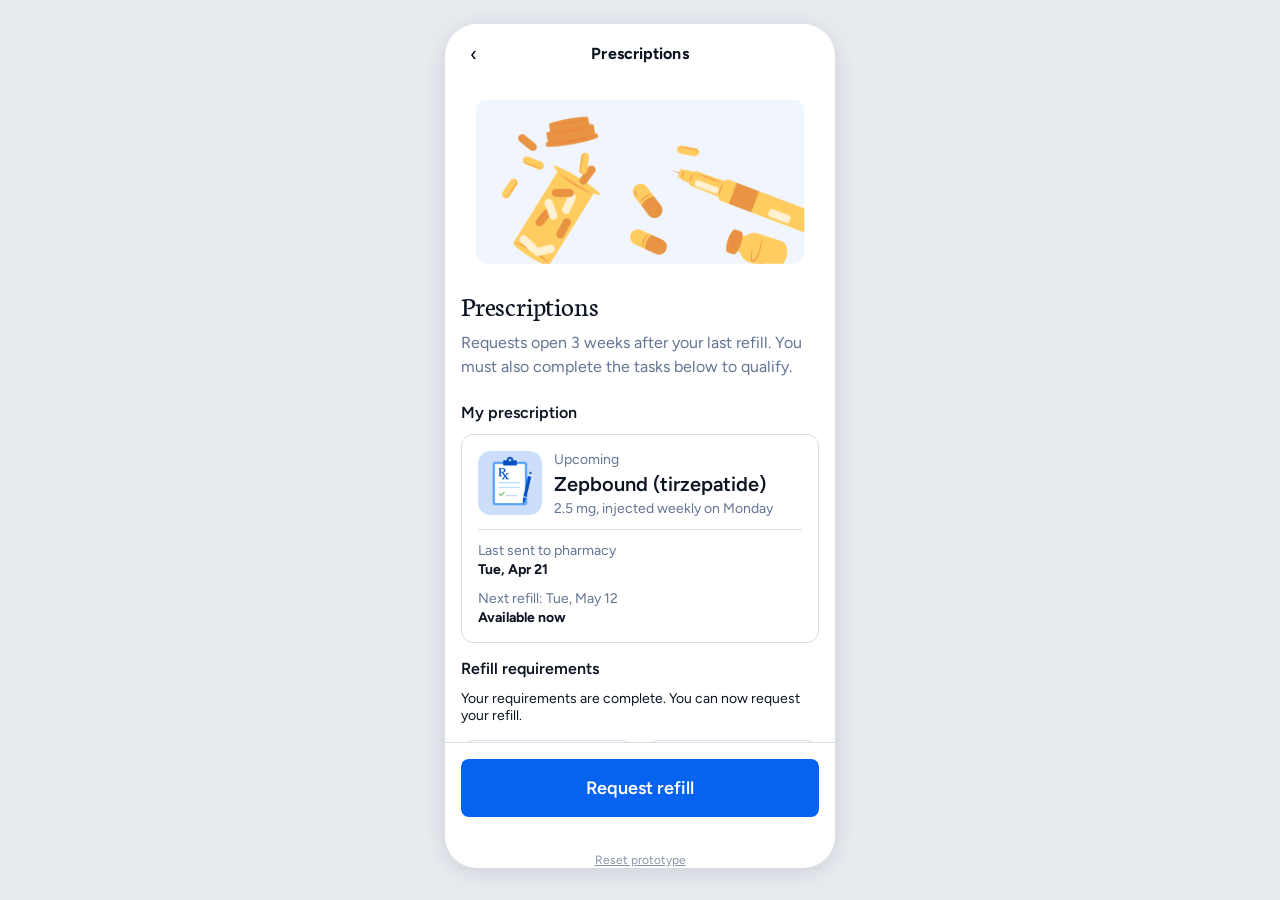
<file: index.html>
<!DOCTYPE html>
<html lang="en">
<head>
<meta charset="UTF-8">
<meta name="viewport" content="width=device-width, initial-scale=1.0">
<title>Manage my refills</title>
<link rel="preconnect" href="https://fonts.googleapis.com">
<link href="https://fonts.googleapis.com/css2?family=Figtree:wght@400;600;700&family=Neuton:wght@400&display=swap" rel="stylesheet">
<link rel="stylesheet" href="style.css">
</head>
<body>
<div class="screen" id="screen">
  <div class="nav-bar">
    <a class="nav-back" href="#" aria-label="Back">&#8249;</a>
    <span class="nav-title">Prescriptions</span>
  </div>

  <div id="banner-slot"></div>

  <div class="content">
    <img class="illustration" src="assets/illustration.png" alt="">

    <h1 class="page-title" id="page-title">Prescriptions</h1>
    <p class="page-subtitle" id="page-subtitle">Requests open 3 weeks after your last refill. You must also complete the tasks below to qualify.</p>

    <h2 class="section-title">My prescription</h2>
    <div class="card rx-card">
      <div class="rx-row">
        <div class="rx-icon"><img src="assets/rx-icon.png" alt=""></div>
        <div style="flex:1">
          <p class="rx-status" id="rx-status">Upcoming</p>
          <p class="rx-name">Zepbound (tirzepatide)</p>
          <p class="rx-detail" id="rx-dose">2.5 mg, injected weekly on Monday</p>
        </div>
      </div>
      <hr class="rx-divider">
      <div id="rx-lower">
        <p class="rx-meta-label">Last sent to pharmacy</p>
        <p class="rx-meta-value">Tue, Apr 21</p>
        <p class="rx-meta-label" style="margin-top:12px;">Next refill: Tue, May 12</p>
        <p class="rx-meta-value">Available now</p>
      </div>
    </div>

    <div id="requirements-block">
      <h2 class="section-title">Refill requirements</h2>
      <p class="req-copy is-complete">Your requirements are complete. You can now request your refill.</p>
      <div class="req-grid">
        <div class="req-tile">
          <div class="req-tile-top">
            <span>Weight via<br>Virta scale</span>
          </div>
          <div class="req-progress">
            <span class="req-count">4/4<br>weekly</span>
            <span class="req-ring gold"><img src="assets/scale-icon.svg" alt=""></span>
          </div>
        </div>
        <div class="req-tile">
          <div class="req-tile-top">
            <span>GLP-1<br>medication</span>
            <span class="req-badge">+</span>
          </div>
          <div class="req-progress">
            <span class="req-count">3/3<br>weekly</span>
            <span class="req-ring orange"><img src="assets/inject-icon.svg" alt=""></span>
          </div>
        </div>
      </div>
    </div>

    <div class="info-box">
      <strong>Refill timing</strong>
      <p id="timing-copy">Requests typically take 1&ndash;2 business days to reach your pharmacy.</p>
    </div>
  </div>

  <div class="sticky-footer">
    <a class="btn btn-primary" id="request-btn" href="request-pharmacy.html">Request refill</a>
  </div>

  <div class="proto-reset">
    <button type="button" onclick="if(confirm('Reset the prototype back to its starting state?')){resetState(); location.reload();}">Reset prototype</button>
  </div>
</div>

<script src="state.js"></script>
<script>
  const state = loadState();

  if (state.requestSubmitted && state.requestedPharmacy) {
    // Render the "post-submission" version of this screen (matches final screen).
    document.getElementById('banner-slot').innerHTML = `
      <div class="notification">
        <div class="notification__icon">&#10003;</div>
        <div class="notification__body">
          <p class="notification__title">Request received</p>
          <p class="notification__desc">Your care team is reviewing your progress. They&rsquo;ll reach out in Chat with next steps.</p>
        </div>
        <button class="notification__close" aria-label="Dismiss" onclick="this.closest('.notification').remove()">&#10005;</button>
      </div>`;

    document.getElementById('page-title').innerHTML = 'Prescriptions <span class="beta-tag">Beta</span>';
    document.getElementById('page-subtitle').textContent = 'Requests open 25 days after your last refill. You must also complete the tasks below to qualify.';

    document.getElementById('rx-status').textContent = 'Under review';
    document.getElementById('rx-status').classList.add('status-review');
    document.getElementById('rx-dose').textContent = '2.5 mg weekly';

    const ph = state.requestedPharmacy;
    document.getElementById('rx-lower').innerHTML = `
      <p class="rx-meta-label">Refill requested</p>
      <p class="rx-meta-value">Wed, May 16</p>
      <div class="rx-pharmacy-block">
        <p class="rx-meta-label">Pharmacy</p>
        <p class="rx-meta-value is-link">${ph.name}</p>
        <address>${ph.address}<br>${ph.city}<br>${ph.phone}</address>
      </div>`;

    document.querySelector('#requirements-block .section-title').nextElementSibling.remove();
    document.querySelector('#requirements-block .section-title').insertAdjacentHTML('afterend',
      '<p class="req-copy is-complete">Nice work. Your care team is reviewing your request now. We&rsquo;ll notify you once it&rsquo;s approved.</p>');

    document.querySelectorAll('.req-tile-top').forEach(top => {
      if (!top.querySelector('.req-badge')) {
        top.insertAdjacentHTML('beforeend', '<span class="req-badge">+</span>');
      }
    });
    document.querySelectorAll('.req-count').forEach(c => c.innerHTML = c.innerHTML.replace('weekly', 'monthly'));

    document.getElementById('timing-copy').textContent = 'Requests typically take 1\u20133 business days to reach your pharmacy.';

    const btn = document.getElementById('request-btn');
    btn.textContent = 'Request refill';
    btn.classList.add('is-disabled');
    btn.removeAttribute('href');
    btn.setAttribute('aria-disabled', 'true');
  }
</script>
</body>
</html>
</file>
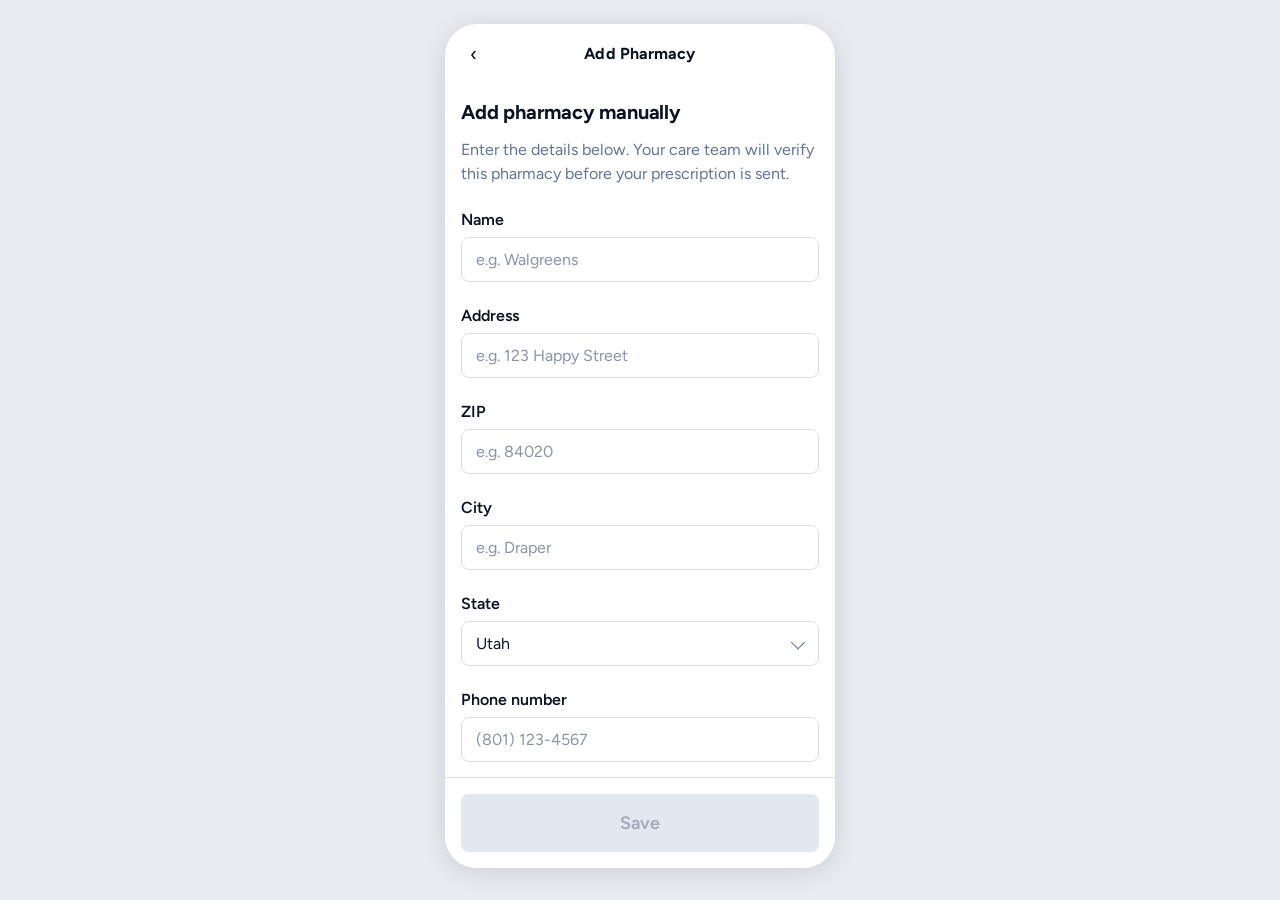
<file: add-pharmacy-manual.html>
<!DOCTYPE html>
<html lang="en">
<head>
<meta charset="UTF-8">
<meta name="viewport" content="width=device-width, initial-scale=1.0">
<title>Add Pharmacy</title>
<link rel="preconnect" href="https://fonts.googleapis.com">
<link href="https://fonts.googleapis.com/css2?family=Figtree:wght@400;600;700&family=Neuton:wght@400&display=swap" rel="stylesheet">
<link rel="stylesheet" href="style.css">
</head>
<body>
<div class="screen">
  <div class="nav-bar">
    <a class="nav-back" href="add-pharmacy.html" aria-label="Back">&#8249;</a>
    <span class="nav-title">Add Pharmacy</span>
  </div>

  <div class="content">
    <h1 class="page-title" style="font-size:20px; font-family:var(--font-body); font-weight:var(--font-weight-bold);">Add pharmacy manually</h1>
    <p class="page-subtitle">Enter the details below. Your care team will verify this pharmacy before your prescription is sent.</p>

    <div class="form-field">
      <label class="form-label" for="m-name">Name</label>
      <input class="form-input" type="text" id="m-name" placeholder="e.g. Walgreens">
    </div>
    <div class="form-field">
      <label class="form-label" for="m-address">Address</label>
      <input class="form-input" type="text" id="m-address" placeholder="e.g. 123 Happy Street">
    </div>
    <div class="form-field">
      <label class="form-label" for="m-zip">ZIP</label>
      <input class="form-input" type="text" id="m-zip" placeholder="e.g. 84020" inputmode="numeric">
    </div>
    <div class="form-field">
      <label class="form-label" for="m-city">City</label>
      <input class="form-input" type="text" id="m-city" placeholder="e.g. Draper">
    </div>
    <div class="form-field">
      <label class="form-label" for="m-state">State</label>
      <div class="form-select-wrap">
        <select class="form-select" id="m-state">
          <option value="">Select state</option>
          <option>Alabama</option><option>Alaska</option><option>Arizona</option><option>Arkansas</option>
          <option>California</option><option>Colorado</option><option>Connecticut</option><option>Delaware</option>
          <option>Florida</option><option>Georgia</option><option>Hawaii</option><option>Idaho</option>
          <option>Illinois</option><option>Indiana</option><option>Iowa</option><option>Kansas</option>
          <option>Kentucky</option><option>Louisiana</option><option>Maine</option><option>Maryland</option>
          <option>Massachusetts</option><option>Michigan</option><option>Minnesota</option><option>Mississippi</option>
          <option>Missouri</option><option>Montana</option><option>Nebraska</option><option>Nevada</option>
          <option>New Hampshire</option><option>New Jersey</option><option>New Mexico</option><option>New York</option>
          <option>North Carolina</option><option>North Dakota</option><option>Ohio</option><option>Oklahoma</option>
          <option>Oregon</option><option>Pennsylvania</option><option>Rhode Island</option><option>South Carolina</option>
          <option>South Dakota</option><option>Tennessee</option><option>Texas</option><option selected>Utah</option>
          <option>Vermont</option><option>Virginia</option><option>Washington</option><option>West Virginia</option>
          <option>Wisconsin</option><option>Wyoming</option>
        </select>
      </div>
    </div>
    <div class="form-field">
      <label class="form-label" for="m-phone">Phone number</label>
      <input class="form-input" type="tel" id="m-phone" placeholder="(801) 123-4567">
    </div>

    <div class="form-checkbox-row">
      <input type="checkbox" id="m-mail-order">
      <label for="m-mail-order">My pharmacy is online/mail-order</label>
    </div>
  </div>

  <div class="sticky-footer">
    <button class="btn btn-primary is-disabled" id="manual-save-btn" type="button">Save</button>
  </div>
</div>

<script src="state.js"></script>
<script>
  const state = loadState();
  const nameInput = document.getElementById('m-name');
  const saveBtn = document.getElementById('manual-save-btn');

  function updateSaveState() {
    saveBtn.classList.toggle('is-disabled', !nameInput.value.trim());
  }
  nameInput.addEventListener('input', updateSaveState);

  saveBtn.addEventListener('click', () => {
    const name = nameInput.value.trim();
    if (!name) return;

    const address = document.getElementById('m-address').value.trim();
    const zip = document.getElementById('m-zip').value.trim();
    const city = document.getElementById('m-city').value.trim();
    const stateVal = document.getElementById('m-state').value;
    const phone = document.getElementById('m-phone').value.trim();
    const isMailOrder = document.getElementById('m-mail-order').checked;

    const cityLine = [city, stateVal].filter(Boolean).join(', ') + (zip ? ' ' + zip : '');

    const newPharmacy = {
      id: 'manual-' + Date.now(),
      name: name,
      address: address || 'Address not provided',
      city: cityLine || 'City not provided',
      phone: phone || 'Phone not provided',
      type: isMailOrder ? 'mail' : 'retail'
    };

    state.savedPharmacies = [newPharmacy, ...state.savedPharmacies];
    state.selectedPharmacyId = newPharmacy.id;
    saveState(state);
    window.location.href = 'request-pharmacy.html';
  });
</script>
</body>
</html>
</file>
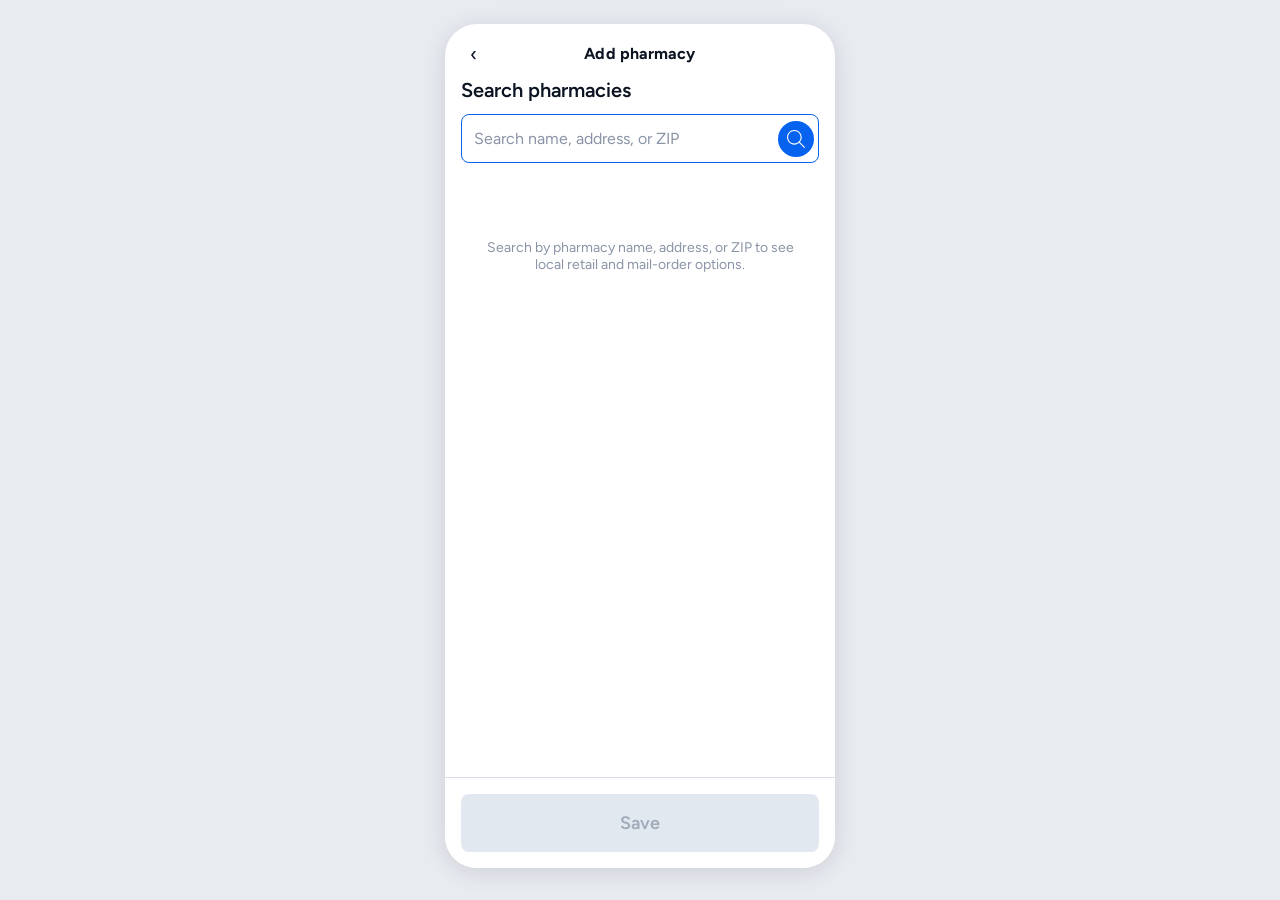
<file: add-pharmacy.html>
<!DOCTYPE html>
<html lang="en">
<head>
<meta charset="UTF-8">
<meta name="viewport" content="width=device-width, initial-scale=1.0">
<title>Add pharmacy</title>
<link rel="preconnect" href="https://fonts.googleapis.com">
<link href="https://fonts.googleapis.com/css2?family=Figtree:wght@400;600;700&family=Neuton:wght@400&display=swap" rel="stylesheet">
<link rel="stylesheet" href="style.css">
</head>
<body>
<div class="screen">
  <div class="nav-bar">
    <a class="nav-back" href="request-pharmacy.html" aria-label="Back">&#8249;</a>
    <span class="nav-title">Add pharmacy</span>
  </div>

  <div class="content">
    <h2 class="section-title" style="font-size:20px;">Search pharmacies</h2>

    <div class="search-box">
      <input type="text" id="search-input" placeholder="Search name, address, or ZIP" autocomplete="off">
      <button class="search-submit" id="search-btn" aria-label="Search"><img src="assets/search-icon.svg" alt=""></button>
    </div>

    <div class="chip-row" id="chip-row" style="display:none;">
      <button class="chip is-active" data-filter="all">All</button>
      <button class="chip" data-filter="retail">Retail</button>
      <button class="chip" data-filter="mail">Mail-order</button>
    </div>

    <div id="results"></div>

    <div class="manual-add" id="manual-add" style="display:none;">
      <p>Can&rsquo;t find your pharmacy?</p>
      <p>Check your spelling or add it manually.</p>
      <a href="add-pharmacy-manual.html" id="add-manually-link">Add Manually</a>
    </div>
  </div>

  <div class="sticky-footer">
    <button class="btn btn-primary is-disabled" id="save-btn" type="button">Save</button>
  </div>
</div>

<script src="state.js"></script>
<script src="mock-data.js"></script>
<script>
  const state = loadState();
  let currentResults = { retail: [], mail: [], zip: '84020' };
  let activeFilter = 'all';
  let selectedResultId = null;

  const input = document.getElementById('search-input');
  const resultsEl = document.getElementById('results');
  const chipRow = document.getElementById('chip-row');
  const manualAdd = document.getElementById('manual-add');
  const saveBtn = document.getElementById('save-btn');

  function runSearch() {
    const query = input.value.trim();
    selectedResultId = null;
    updateSaveButton();

    if (!query) {
      currentResults = { retail: [], mail: [], zip: '84020' };
      chipRow.style.display = 'none';
      manualAdd.style.display = 'none';
      resultsEl.innerHTML = '<p class="search-empty">Search by pharmacy name, address, or ZIP to see local retail and mail-order options.</p>';
      return;
    }

    currentResults = searchPharmacies(query);
    chipRow.style.display = 'flex';
    manualAdd.style.display = 'block';
    renderResults();
  }

  function renderResults() {
    const showRetail = activeFilter === 'all' || activeFilter === 'retail';
    const showMail = activeFilter === 'all' || activeFilter === 'mail';
    let html = '';

    if (showRetail && currentResults.retail.length) {
      html += `<p class="results-heading">Results near ${currentResults.zip}</p>`;
      html += `<div class="pharmacy-list">${currentResults.retail.map(renderResultItem).join('')}</div>`;
    }
    if (showMail && currentResults.mail.length) {
      html += `<p class="results-heading section-gap">Mail-order</p>`;
      html += `<div class="pharmacy-list">${currentResults.mail.map(renderResultItem).join('')}</div>`;
    }
    if (!html) {
      html = '<p class="search-empty">No results in this category. Try &ldquo;All&rdquo; or a different search.</p>';
    }
    resultsEl.innerHTML = html;

    resultsEl.querySelectorAll('.pharmacy-item').forEach(item => {
      item.addEventListener('click', () => {
        selectedResultId = item.dataset.id;
        renderResults();
        updateSaveButton();
      });
    });
  }

  function renderResultItem(ph) {
    const selected = selectedResultId === ph.id;
    return `
      <div class="pharmacy-item ${selected ? 'is-selected' : ''}" data-id="${ph.id}">
        <div class="pharmacy-row">
          <span class="radio ${selected ? 'is-selected' : ''}"></span>
          <div style="flex:1">
            <p class="pharmacy-name">${ph.name}</p>
            <p class="pharmacy-address">${ph.address}<br>${ph.city}</p>
            <p class="pharmacy-phone">${ph.phone}</p>
          </div>
        </div>
      </div>`;
  }

  function updateSaveButton() {
    if (selectedResultId) saveBtn.classList.remove('is-disabled');
    else saveBtn.classList.add('is-disabled');
  }

  function currentSelectedPharmacy() {
    return [...currentResults.retail, ...currentResults.mail].find(p => p.id === selectedResultId) || null;
  }

  document.getElementById('search-btn').addEventListener('click', runSearch);
  input.addEventListener('keydown', (e) => { if (e.key === 'Enter') runSearch(); });

  chipRow.addEventListener('click', (e) => {
    const chip = e.target.closest('.chip');
    if (!chip) return;
    activeFilter = chip.dataset.filter;
    chipRow.querySelectorAll('.chip').forEach(c => c.classList.toggle('is-active', c === chip));
    renderResults();
  });

  saveBtn.addEventListener('click', () => {
    const ph = currentSelectedPharmacy();
    if (!ph) return;
    // Add to saved list (top of list) and select it, then head back.
    state.savedPharmacies = [ph, ...state.savedPharmacies.filter(p => p.id !== ph.id)];
    state.selectedPharmacyId = ph.id;
    saveState(state);
    window.location.href = 'request-pharmacy.html';
  });

  // Initial empty state
  resultsEl.innerHTML = '<p class="search-empty">Search by pharmacy name, address, or ZIP to see local retail and mail-order options.</p>';
</script>
</body>
</html>
</file>
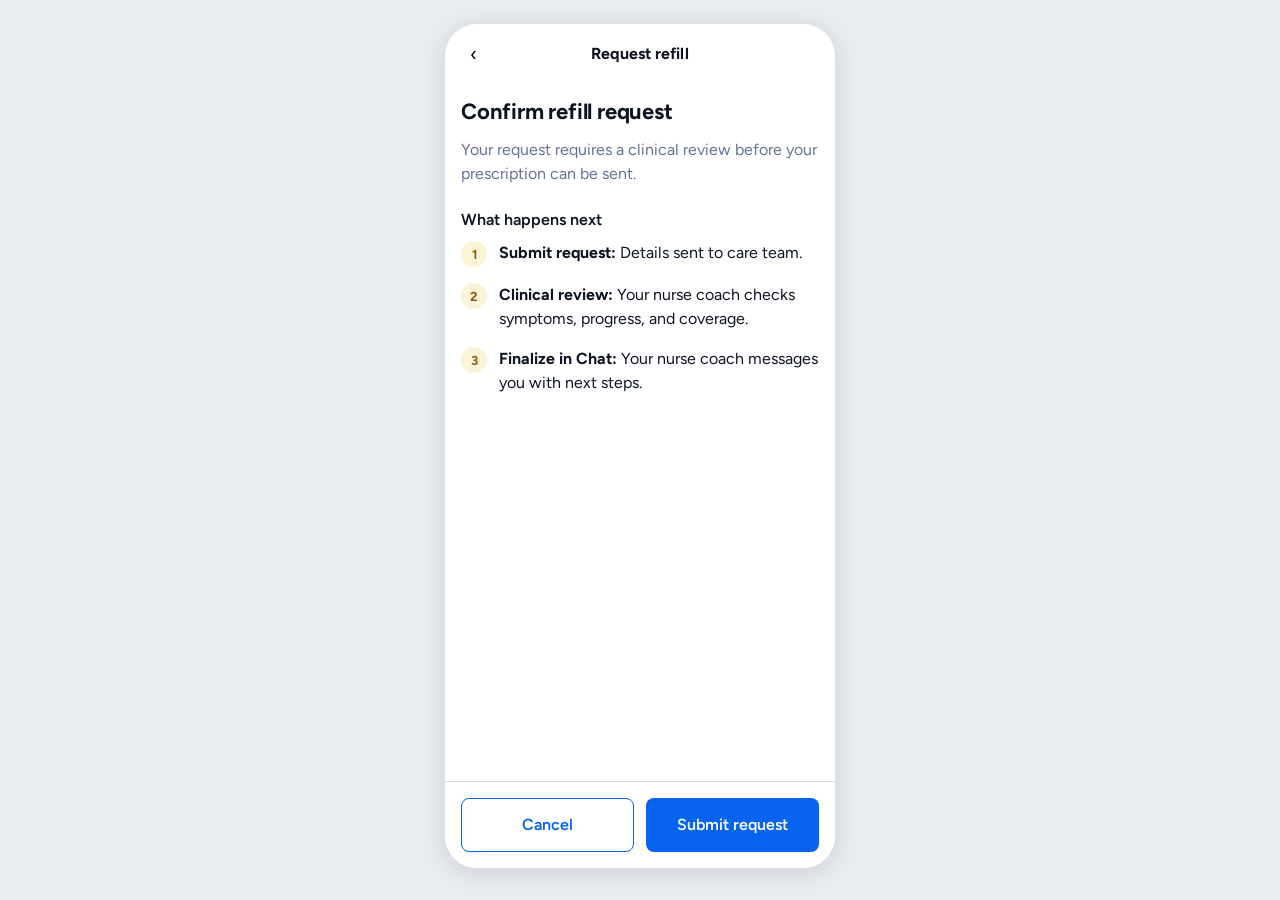
<file: confirm-request.html>
<!DOCTYPE html>
<html lang="en">
<head>
<meta charset="UTF-8">
<meta name="viewport" content="width=device-width, initial-scale=1.0">
<title>Confirm refill request</title>
<link rel="preconnect" href="https://fonts.googleapis.com">
<link href="https://fonts.googleapis.com/css2?family=Figtree:wght@400;600;700&family=Neuton:wght@400&display=swap" rel="stylesheet">
<link rel="stylesheet" href="style.css">
</head>
<body>
<div class="screen" style="display:flex; flex-direction:column;">
  <div class="nav-bar">
    <a class="nav-back" href="request-pharmacy.html" aria-label="Back">&#8249;</a>
    <span class="nav-title">Request refill</span>
  </div>

  <div class="content">
    <h1 class="page-title" style="font-size:22px; font-family:var(--font-body); font-weight:var(--font-weight-bold);">Confirm refill request</h1>
    <p class="page-subtitle">Your request requires a clinical review before your prescription can be sent.</p>

    <h2 class="section-title">What happens next</h2>
    <div class="step-list">
      <div class="step-item">
        <span class="step-badge">1</span>
        <p class="step-copy"><strong>Submit request:</strong> Details sent to care team.</p>
      </div>
      <div class="step-item">
        <span class="step-badge">2</span>
        <p class="step-copy"><strong>Clinical review:</strong> Your nurse coach checks symptoms, progress, and coverage.</p>
      </div>
      <div class="step-item">
        <span class="step-badge">3</span>
        <p class="step-copy"><strong>Finalize in Chat:</strong> Your nurse coach messages you with next steps.</p>
      </div>
    </div>
  </div>

  <div class="sticky-footer">
    <div class="btn-row">
      <a class="btn btn-secondary" href="request-pharmacy.html">Cancel</a>
      <button class="btn btn-primary" id="submit-btn" type="button">Submit request</button>
    </div>
  </div>
</div>

<script src="state.js"></script>
<script>
  const state = loadState();
  document.getElementById('submit-btn').addEventListener('click', () => {
    state.requestSubmitted = true;
    saveState(state);
    window.location.href = 'index.html';
  });
</script>
</body>
</html>
</file>
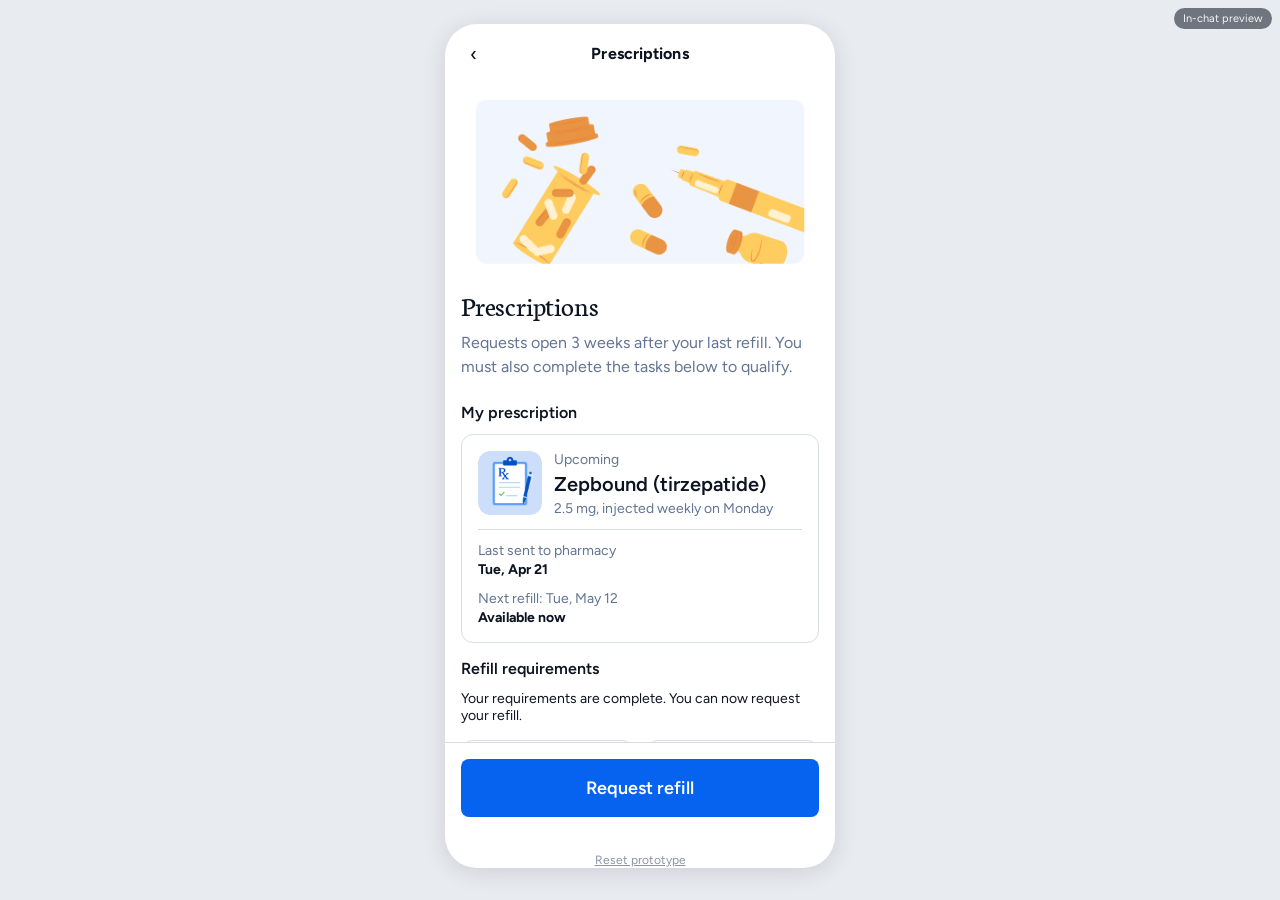
<file: preview.html>
<!DOCTYPE html>
<html lang="en">
<head>
<meta charset="UTF-8">
<meta name="viewport" content="width=device-width, initial-scale=1.0">
<title>Manage my refills — prototype preview</title>
<link rel="preconnect" href="https://fonts.googleapis.com">
<link href="https://fonts.googleapis.com/css2?family=Figtree:wght@400;600;700&family=Neuton:wght@400&display=swap" rel="stylesheet">
<style>
/* ===========================================================
   Manage my refills — prototype styles
   Built on the Substrate (Virta Health) design token set.
   =========================================================== */

:root {
  --font-body: 'Figtree', system-ui, sans-serif;
  /* Confirmed via Figma get_design_context on the real file (Rm557hnysr7s1lHeKH8kCV):
     the display/decorative font is "Neuton" — a real Google Font — not "Neutron". */
  --font-display: 'Neuton', Georgia, 'Times New Roman', serif;

  --font-size-body-medium: 16px;
  --font-size-body-small: 14px;
  --line-height-body-medium: 24px;
  --line-height-body-small: 20px;
  --font-weight-bold: 700;
  --font-weight-semibold: 600;
  --font-weight-regular: 400;

  --space-none: 0px;
  --space-xs: 4px;
  --space-sm: 8px;
  --space-md: 12px;
  --space-lg: 16px;
  --space-xl: 24px;

  --radius-b: 8px;
  --radius-card: 12px;
  --radius-pill: 999px;
  --border-thin: 1px;

  --color-background-primary: #ffffff;
  --color-background-app: #ffffff;
  --color-background-subtle: #f1f6fe;
  --color-border: #d8dde6;
  --color-text-primary: #0c1422;
  --color-text-secondary: #627493;
  --color-text-muted: #8a94a6;

  --color-primary: #0563f0;
  --color-primary-hover: #044fc4;
  --color-primary-tint: #ccdefa;

  --color-info: #0563f0;
  --color-success: #1D9E75;
  --color-success-tint: #e8f7f0;
  --color-warning: #BA7517;
  --color-error: #E24B4A;

  --elevation-1: 0px 4px 24px 0px rgba(12, 20, 34, 0.12);
}

* { box-sizing: border-box; }

html, body {
  margin: 0;
  padding: 0;
  background: #e8ebf0;
  font-family: var(--font-body);
  color: var(--color-text-primary);
  -webkit-font-smoothing: antialiased;
}

/* ---------- Phone frame ----------
   Fixed 390x844 canvas (iPhone 14/13/12 ratio) so every screen renders at
   the exact same size regardless of the browser window or device it's
   viewed in. Content scrolls inside the frame; the frame itself doesn't
   resize. */
body {
  display: flex;
  justify-content: center;
  align-items: flex-start;
  min-height: 100vh;
  padding: 24px 0;
}

.screen {
  width: 390px;
  height: 844px;
  flex: none;
  margin: 0 auto;
  background: var(--color-background-primary);
  display: flex;
  flex-direction: column;
  position: relative;
  border-radius: 32px;
  box-shadow: var(--elevation-1);
  overflow: hidden;
}

/* ---------- Nav bar ---------- */
.nav-bar {
  display: flex;
  align-items: center;
  padding: 18px var(--space-lg) 12px;
  position: relative;
  flex-shrink: 0;
}
.nav-back {
  width: 40px;
  height: 40px;
  margin: -8px 0 -8px -8px;
  display: flex;
  align-items: center;
  justify-content: center;
  color: var(--color-text-primary);
  text-decoration: none;
  font-size: 20px;
  border-radius: 50%;
}
.nav-back:hover { background: var(--color-background-subtle); }
.nav-title {
  position: absolute;
  left: 0;
  right: 0;
  text-align: center;
  pointer-events: none;
  font-family: var(--font-body);
  font-size: 16px;
  line-height: 20px;
  font-weight: var(--font-weight-bold);
  letter-spacing: 0.1px;
}

/* ---------- Content ---------- */
.content {
  flex: 1;
  min-height: 0;
  padding: 0 var(--space-lg) var(--space-xl);
  overflow-y: auto;
}

h1.page-title {
  font-family: var(--font-display);
  font-size: 28px;
  line-height: 36px;
  font-weight: var(--font-weight-regular);
  margin: var(--space-lg) 0 var(--space-sm);
  letter-spacing: -0.2px;
}
p.page-subtitle {
  font-size: var(--font-size-body-medium);
  line-height: var(--line-height-body-medium);
  color: var(--color-text-secondary);
  margin: 0 0 var(--space-xl);
}
h2.section-title {
  font-size: var(--font-size-body-medium);
  font-weight: var(--font-weight-semibold);
  margin: 0 0 var(--space-md);
}

/* ---------- Illustration banner ---------- */
.illustration {
  width: 100%;
  border-radius: var(--radius-card);
  display: block;
  margin-top: var(--space-sm);
}

/* ---------- Cards ---------- */
.card {
  border: var(--border-thin) solid var(--color-border);
  border-radius: var(--radius-card);
  padding: var(--space-lg);
  margin-bottom: var(--space-lg);
}

.rx-card .rx-row {
  display: flex;
  gap: var(--space-md);
  align-items: flex-start;
}
.rx-icon {
  width: 64px;
  height: 64px;
  border-radius: var(--radius-card);
  flex-shrink: 0;
  overflow: hidden;
}
.rx-icon img { width: 100%; height: 100%; display: block; object-fit: contain; }
.rx-status {
  font-size: var(--font-size-body-small);
  color: var(--color-text-secondary);
  margin: 0 0 2px;
}
.rx-status.status-review { color: var(--color-warning); font-weight: var(--font-weight-bold); }
.rx-name {
  font-family: var(--font-body);
  font-size: 20px;
  line-height: 28px;
  font-weight: var(--font-weight-semibold);
  margin: 0 0 2px;
}
.rx-detail {
  font-size: var(--font-size-body-small);
  color: var(--color-text-secondary);
  margin: 0;
}
.rx-divider {
  border: none;
  border-top: 1px solid var(--color-border);
  margin: var(--space-md) 0;
}
.rx-meta-label {
  font-size: var(--font-size-body-small);
  color: var(--color-text-secondary);
  margin: 0 0 2px;
}
.rx-meta-value {
  font-size: var(--font-size-body-small);
  font-weight: var(--font-weight-bold);
  color: var(--color-text-primary);
  margin: 0;
}
.rx-meta-value.is-link { color: var(--color-primary); }
.rx-pharmacy-block { margin-top: var(--space-md); }
.rx-pharmacy-block address {
  font-style: normal;
  font-size: var(--font-size-body-small);
  color: var(--color-text-secondary);
  line-height: 1.5;
}

/* ---------- Requirement tiles ---------- */
.req-title {
  font-weight: var(--font-weight-semibold);
  margin: 0 0 var(--space-sm);
}
.req-copy {
  font-size: var(--font-size-body-small);
  color: var(--color-text-secondary);
  margin: 0 0 var(--space-lg);
}
.req-copy.is-complete { color: var(--color-text-primary); }
.req-grid {
  display: flex;
  gap: var(--space-md);
  margin-bottom: var(--space-lg);
}
.req-tile {
  flex: 1;
  border: var(--border-thin) solid var(--color-border);
  border-radius: var(--radius-card);
  padding: var(--space-lg);
}
.req-tile-top {
  display: flex;
  justify-content: space-between;
  align-items: flex-start;
  margin-bottom: 28px;
}
.req-tile-top span { font-weight: var(--font-weight-semibold); font-size: var(--font-size-body-small); line-height: 1.35; }
.req-badge {
  width: 22px; height: 22px; border-radius: 50%;
  background: var(--color-primary);
  color: #fff;
  display: flex; align-items: center; justify-content: center;
  font-size: 14px; flex-shrink: 0;
}
.req-progress {
  display: flex;
  align-items: center;
  justify-content: space-between;
}
.req-count { font-size: var(--font-size-body-small); color: var(--color-text-secondary); }
.req-ring {
  width: 34px; height: 34px; border-radius: 50%;
  display: flex; align-items: center; justify-content: center;
  font-size: 15px;
}
.req-ring img { width: 16px; height: 16px; display: block; }
.req-ring.gold { background: #fdf3d9; border: 2px solid #e8b33d; }
.req-ring.orange { background: #fde8d9; border: 2px solid #e07a2f; }

.info-box {
  background: var(--color-background-subtle);
  border-radius: var(--radius-card);
  padding: var(--space-lg);
  margin-bottom: var(--space-xl);
}
.info-box strong { display: block; margin-bottom: 4px; font-size: var(--font-size-body-medium); }
.info-box p { margin: 0; font-size: var(--font-size-body-small); color: var(--color-text-secondary); }

/* ---------- Buttons ---------- */
.btn {
  display: inline-flex;
  align-items: center;
  justify-content: center;
  width: 100%;
  padding: 14px 24px;
  font-family: var(--font-body);
  font-size: 18px;
  line-height: 28px;
  font-weight: var(--font-weight-semibold);
  border-radius: var(--radius-b);
  border: var(--border-thin) solid transparent;
  cursor: pointer;
  text-decoration: none;
  transition: background-color 0.15s ease, color 0.15s ease, opacity 0.15s ease;
}
.btn-primary { background: var(--color-primary); color: #fff; }
.btn-primary:hover:not(:disabled) { background: var(--color-primary-hover); }
.btn-primary:disabled, .btn-primary.is-disabled {
  background: #e2e8f0; color: #a0aab8; cursor: not-allowed;
  pointer-events: none;
}
.btn-secondary { background: #fff; color: var(--color-primary); border-color: var(--color-primary); }
.btn-secondary:hover { background: var(--color-primary-tint); }
.btn-row { display: flex; gap: var(--space-md); }
.btn-row .btn { flex: 1; padding-left: var(--space-md); padding-right: var(--space-md); font-size: var(--font-size-body-medium); line-height: var(--line-height-body-medium); white-space: nowrap; }

.sticky-footer {
  padding: var(--space-lg);
  border-top: 1px solid var(--color-border);
  flex-shrink: 0;
  background: #fff;
}

/* ---------- Pharmacy list items ---------- */
.pharmacy-list { display: flex; flex-direction: column; gap: var(--space-md); }
.pharmacy-item {
  display: block;
  width: 100%;
  text-align: left;
  border: 1.5px solid var(--color-border);
  border-radius: var(--radius-card);
  padding: var(--space-lg);
  background: #fff;
  cursor: pointer;
  font-family: var(--font-body);
}
.pharmacy-item.is-selected { border-color: var(--color-primary); }
.pharmacy-row { display: flex; gap: var(--space-md); align-items: flex-start; }
.radio {
  width: 22px; height: 22px; border-radius: 50%;
  border: 1.5px solid #c4cad4;
  flex-shrink: 0; margin-top: 1px;
  display: flex; align-items: center; justify-content: center;
}
.radio.is-selected { border-color: var(--color-primary); }
.radio.is-selected::after {
  content: ''; width: 11px; height: 11px; border-radius: 50%; background: var(--color-primary);
}
.pharmacy-name { font-weight: var(--font-weight-semibold); font-size: var(--font-size-body-medium); margin: 0 0 4px; }
.pharmacy-address { font-size: var(--font-size-body-small); color: var(--color-text-secondary); margin: 0; line-height: 1.5; }
.pharmacy-phone { font-size: var(--font-size-body-small); color: var(--color-text-secondary); margin: var(--space-sm) 0 0; }
.pharmacy-remove {
  margin-top: var(--space-md);
  text-align: right;
}
.pharmacy-remove button {
  background: none; border: none; color: var(--color-error);
  font-size: var(--font-size-body-small); font-weight: var(--font-weight-bold);
  cursor: pointer; padding: 0; font-family: var(--font-body);
}

/* ---------- Search ---------- */
.search-box {
  display: flex;
  align-items: center;
  border: 1.5px solid var(--color-primary);
  border-radius: var(--radius-b);
  padding: 4px 4px 4px var(--space-md);
  margin-bottom: var(--space-lg);
}
.search-box input {
  flex: 1;
  border: none;
  outline: none;
  font-family: var(--font-body);
  font-size: var(--font-size-body-medium);
  padding: 10px 0;
  background: transparent;
  color: var(--color-text-primary);
}
.search-box input::placeholder { color: var(--color-text-muted); }
.search-submit {
  width: 36px; height: 36px; border-radius: 50%;
  background: var(--color-primary); border: none;
  display: flex; align-items: center; justify-content: center;
  cursor: pointer; flex-shrink: 0;
}
.search-submit img { width: 18px; height: 18px; filter: brightness(0) invert(1); }

.chip-row { display: flex; gap: var(--space-sm); margin-bottom: var(--space-xl); flex-wrap: wrap; }
.chip {
  border: 1.5px solid var(--color-border);
  border-radius: var(--radius-pill);
  padding: 8px 18px;
  font-size: var(--font-size-body-small);
  font-weight: var(--font-weight-semibold);
  background: #fff;
  color: var(--color-text-primary);
  cursor: pointer;
  font-family: var(--font-body);
}
.chip.is-active { background: var(--color-primary); border-color: var(--color-primary); color: #fff; }

.results-heading {
  font-size: var(--font-size-body-small);
  font-weight: var(--font-weight-semibold);
  color: var(--color-text-secondary);
  margin: 0 0 var(--space-md);
}
.results-heading.section-gap { margin-top: var(--space-xl); }

.search-empty {
  text-align: center;
  padding: 60px var(--space-lg) 0;
  color: var(--color-text-muted);
  font-size: var(--font-size-body-small);
}

.manual-add {
  text-align: center;
  padding: var(--space-xl) 0 var(--space-md);
  border-top: 1px solid var(--color-border);
  margin-top: var(--space-lg);
}
.manual-add p { font-size: var(--font-size-body-small); color: var(--color-text-secondary); margin: 0 0 6px; }
.manual-add a {
  color: var(--color-primary); font-weight: var(--font-weight-bold);
  font-size: var(--font-size-body-small); text-decoration: none;
  background: none; border: none; cursor: pointer; font-family: var(--font-body);
}

/* ---------- Manual pharmacy entry form ---------- */
.form-field { margin-bottom: var(--space-xl); }
.form-label {
  display: block;
  font-size: var(--font-size-body-medium);
  font-weight: var(--font-weight-semibold);
  margin-bottom: var(--space-sm);
}
.form-input {
  width: 100%;
  padding: 12px 14px;
  font-family: var(--font-body);
  font-size: var(--font-size-body-medium);
  color: var(--color-text-primary);
  border: 1.5px solid var(--color-border);
  border-radius: var(--radius-b);
  background: #fff;
  box-sizing: border-box;
}
.form-input::placeholder { color: var(--color-text-muted); }
.form-input:focus { outline: none; border-color: var(--color-primary); }
.form-select-wrap { position: relative; }
.form-select {
  width: 100%;
  padding: 12px 40px 12px 14px;
  font-family: var(--font-body);
  font-size: var(--font-size-body-medium);
  color: var(--color-text-primary);
  border: 1.5px solid var(--color-border);
  border-radius: var(--radius-b);
  background: #fff;
  box-sizing: border-box;
  appearance: none;
  -webkit-appearance: none;
}
.form-select:focus { outline: none; border-color: var(--color-primary); }
.form-select-wrap::after {
  content: '';
  position: absolute;
  right: 16px; top: 50%;
  width: 9px; height: 9px;
  border-right: 1.5px solid var(--color-text-secondary);
  border-bottom: 1.5px solid var(--color-text-secondary);
  transform: translateY(-65%) rotate(45deg);
  pointer-events: none;
}
.form-checkbox-row {
  display: flex;
  align-items: center;
  gap: var(--space-md);
  border: 1.5px solid var(--color-border);
  border-radius: var(--radius-card);
  padding: var(--space-lg);
  margin-bottom: var(--space-lg);
}
.form-checkbox-row input[type="checkbox"] {
  width: 20px; height: 20px; flex-shrink: 0;
  accent-color: var(--color-primary);
  cursor: pointer;
}
.form-checkbox-row label { font-size: var(--font-size-body-medium); cursor: pointer; }

/* ---------- Numbered steps (confirm request) ---------- */
.step-list { display: flex; flex-direction: column; gap: var(--space-lg); margin-bottom: var(--space-xl); }
.step-item { display: flex; align-items: flex-start; gap: var(--space-md); }
.step-badge {
  width: 26px; height: 26px; border-radius: 50%;
  background: #fdf3d9; color: #8a5c10;
  display: flex; align-items: center; justify-content: center;
  font-size: 13px; font-weight: var(--font-weight-bold); flex-shrink: 0;
}
.step-copy { font-size: var(--font-size-body-medium); line-height: var(--line-height-body-medium); margin: 0; }
.step-copy strong { font-weight: var(--font-weight-bold); }

.spacer { flex: 1; }

/* ---------- Notification banner ---------- */
.notification {
  display: flex; align-items: flex-start; gap: 8px;
  background: #ffffff; border: 1px solid var(--color-border);
  border-radius: 8px; padding: 12px 16px;
  box-shadow: var(--elevation-1);
  margin: var(--space-lg) var(--space-lg) 0;
}
.notification__icon {
  width: 24px; height: 24px; border-radius: 50%; flex-shrink: 0;
  display: flex; align-items: center; justify-content: center;
  font-size: 13px; color: #fff; margin-top: 2px;
  background: var(--color-success);
}
.notification__body { flex: 1; }
.notification__title { font-size: 16px; font-weight: 700; line-height: 24px; color: #0c1422; margin: 0; }
.notification__desc  { font-size: 14px; font-weight: 400; line-height: 20px; color: #4a5568; margin: 2px 0 0; }
.notification__close {
  background: none; border: none; cursor: pointer;
  color: #4a5568; width: 24px; height: 24px;
  display: flex; align-items: center; justify-content: center;
  border-radius: 4px; flex-shrink: 0; font-size: 14px;
}
.notification__close:hover { background: #f1f5f9; }

.beta-tag {
  display: inline-block;
  background: var(--color-primary-tint);
  color: var(--color-primary);
  font-size: 12px;
  font-weight: var(--font-weight-bold);
  padding: 3px 10px;
  border-radius: var(--radius-pill);
  margin-left: 8px;
  vertical-align: middle;
}

.proto-reset {
  text-align: center;
  padding: var(--space-lg) 0 0;
}
.proto-reset button {
  background: none; border: none; color: var(--color-text-muted);
  font-size: 12px; text-decoration: underline; cursor: pointer; font-family: var(--font-body);
}

/* ===========================================================
   Typography note: the decorative/display font is Neuton, a
   real Google Font (confirmed via Figma get_design_context on
   the source file). It's loaded directly via the <link> tag in
   each HTML file's <head> — no self-hosting needed.
   =========================================================== */

/* preview-only additions */
.view { display: none; flex-direction: column; flex: 1; min-height: 0; }
.view.is-active { display: flex; }
.preview-badge {
  position: fixed; top: 8px; right: 8px; z-index: 50;
  background: #0c1422; color: #fff; font-size: 11px; font-family: 'Figtree', sans-serif;
  padding: 4px 9px; border-radius: 999px; opacity: 0.55; pointer-events: none;
}
</style>
</head>
<body>
<div class="preview-badge">In-chat preview</div>
<div class="screen" id="screen">

  <!-- ============ VIEW 1: Overview ============ -->
  <div class="view is-active" id="view-overview">
    <div class="nav-bar">
      <a class="nav-back" href="#" aria-label="Back">&#8249;</a>
      <span class="nav-title">Prescriptions</span>
    </div>
    <div id="banner-slot"></div>
    <div class="content">
      <img class="illustration" src="[data-uri]" alt="">
      <h1 class="page-title" id="page-title">Prescriptions</h1>
      <p class="page-subtitle" id="page-subtitle">Requests open 3 weeks after your last refill. You must also complete the tasks below to qualify.</p>

      <h2 class="section-title">My prescription</h2>
      <div class="card rx-card">
        <div class="rx-row">
          <div class="rx-icon"><img src="[data-uri]" alt=""></div>
          <div style="flex:1">
            <p class="rx-status" id="rx-status">Upcoming</p>
            <p class="rx-name">Zepbound (tirzepatide)</p>
            <p class="rx-detail" id="rx-dose">2.5 mg, injected weekly on Monday</p>
          </div>
        </div>
        <hr class="rx-divider">
        <div id="rx-lower">
          <p class="rx-meta-label">Last sent to pharmacy</p>
          <p class="rx-meta-value">Tue, Apr 21</p>
          <p class="rx-meta-label" style="margin-top:12px;">Next refill: Tue, May 12</p>
          <p class="rx-meta-value">Available now</p>
        </div>
      </div>

      <div id="requirements-block">
        <h2 class="section-title">Refill requirements</h2>
        <p class="req-copy is-complete">Your requirements are complete. You can now request your refill.</p>
        <div class="req-grid">
          <div class="req-tile">
            <div class="req-tile-top"><span>Weight via<br>Virta scale</span></div>
            <div class="req-progress"><span class="req-count">4/4<br>weekly</span><span class="req-ring gold"><img src="[data-uri]" alt=""></span></div>
          </div>
          <div class="req-tile">
            <div class="req-tile-top"><span>GLP-1<br>medication</span><span class="req-badge">+</span></div>
            <div class="req-progress"><span class="req-count">3/3<br>weekly</span><span class="req-ring orange"><img src="[data-uri]" alt=""></span></div>
          </div>
        </div>
      </div>

      <div class="info-box">
        <strong>Refill timing</strong>
        <p id="timing-copy">Requests typically take 1&ndash;2 business days to reach your pharmacy.</p>
      </div>
    </div>
    <div class="sticky-footer">
      <button class="btn btn-primary" id="request-btn" type="button" onclick="goTo('confirm-pharmacy')">Request refill</button>
    </div>
    <div class="proto-reset">
      <button type="button" onclick="if(confirm('Reset the prototype back to its starting state?')){resetPreview();}">Reset prototype</button>
    </div>
  </div>

  <!-- ============ VIEW 2: Confirm pharmacy ============ -->
  <div class="view" id="view-confirm-pharmacy">
    <div class="nav-bar">
      <a class="nav-back" href="#" onclick="goTo('overview');return false;" aria-label="Back">&#8249;</a>
      <span class="nav-title">Request refill</span>
    </div>
    <div class="content">
      <h1 class="page-title" style="font-size:22px; font-family:var(--font-body); font-weight:var(--font-weight-bold);">Confirm pharmacy</h1>
      <p class="page-subtitle">This is where your refill will be sent.</p>
      <h2 class="section-title">Select refill pharmacy</h2>
      <div class="pharmacy-list" id="pharmacy-list"></div>
    </div>
    <div class="sticky-footer">
      <div class="btn-row">
        <button class="btn btn-secondary" type="button" onclick="goTo('add-pharmacy')">Add pharmacy</button>
        <button class="btn btn-primary is-disabled" id="confirm-btn" type="button">Confirm</button>
      </div>
    </div>
  </div>

  <!-- ============ VIEW 3: Add pharmacy (search) ============ -->
  <div class="view" id="view-add-pharmacy">
    <div class="nav-bar">
      <a class="nav-back" href="#" onclick="goTo('confirm-pharmacy');return false;" aria-label="Back">&#8249;</a>
      <span class="nav-title">Add pharmacy</span>
    </div>
    <div class="content">
      <h2 class="section-title" style="font-size:20px;">Search pharmacies</h2>
      <div class="search-box">
        <input type="text" id="search-input" placeholder="Search name, address, or ZIP" autocomplete="off">
        <button class="search-submit" id="search-btn" aria-label="Search"><img src="[data-uri]" alt=""></button>
      </div>
      <div class="chip-row" id="chip-row" style="display:none;">
        <button class="chip is-active" data-filter="all">All</button>
        <button class="chip" data-filter="retail">Retail</button>
        <button class="chip" data-filter="mail">Mail-order</button>
      </div>
      <div id="results"></div>
      <div class="manual-add" id="manual-add" style="display:none;">
        <p>Can&rsquo;t find your pharmacy?</p>
        <p>Check your spelling or add it manually.</p>
        <a href="#" id="add-manually-link" onclick="goTo('add-pharmacy-manual');return false;">Add Manually</a>
      </div>
    </div>
    <div class="sticky-footer">
      <button class="btn btn-primary is-disabled" id="save-btn" type="button">Save</button>
    </div>
  </div>

  <!-- ============ VIEW 3b: Add pharmacy manually ============ -->
  <div class="view" id="view-add-pharmacy-manual">
    <div class="nav-bar">
      <a class="nav-back" href="#" onclick="goTo('add-pharmacy');return false;" aria-label="Back">&#8249;</a>
      <span class="nav-title">Add Pharmacy</span>
    </div>
    <div class="content">
      <h1 class="page-title" style="font-size:20px; font-family:var(--font-body); font-weight:var(--font-weight-bold);">Add pharmacy manually</h1>
      <p class="page-subtitle">Enter the details below. Your care team will verify this pharmacy before your prescription is sent.</p>

      <div class="form-field">
        <label class="form-label" for="m-name">Name</label>
        <input class="form-input" type="text" id="m-name" placeholder="e.g. Walgreens">
      </div>
      <div class="form-field">
        <label class="form-label" for="m-address">Address</label>
        <input class="form-input" type="text" id="m-address" placeholder="e.g. 123 Happy Street">
      </div>
      <div class="form-field">
        <label class="form-label" for="m-zip">ZIP</label>
        <input class="form-input" type="text" id="m-zip" placeholder="e.g. 84020" inputmode="numeric">
      </div>
      <div class="form-field">
        <label class="form-label" for="m-city">City</label>
        <input class="form-input" type="text" id="m-city" placeholder="e.g. Draper">
      </div>
      <div class="form-field">
        <label class="form-label" for="m-state">State</label>
        <div class="form-select-wrap">
          <select class="form-select" id="m-state">
            <option value="">Select state</option>
            <option>Alabama</option><option>Alaska</option><option>Arizona</option><option>Arkansas</option>
            <option>California</option><option>Colorado</option><option>Connecticut</option><option>Delaware</option>
            <option>Florida</option><option>Georgia</option><option>Hawaii</option><option>Idaho</option>
            <option>Illinois</option><option>Indiana</option><option>Iowa</option><option>Kansas</option>
            <option>Kentucky</option><option>Louisiana</option><option>Maine</option><option>Maryland</option>
            <option>Massachusetts</option><option>Michigan</option><option>Minnesota</option><option>Mississippi</option>
            <option>Missouri</option><option>Montana</option><option>Nebraska</option><option>Nevada</option>
            <option>New Hampshire</option><option>New Jersey</option><option>New Mexico</option><option>New York</option>
            <option>North Carolina</option><option>North Dakota</option><option>Ohio</option><option>Oklahoma</option>
            <option>Oregon</option><option>Pennsylvania</option><option>Rhode Island</option><option>South Carolina</option>
            <option>South Dakota</option><option>Tennessee</option><option>Texas</option><option selected>Utah</option>
            <option>Vermont</option><option>Virginia</option><option>Washington</option><option>West Virginia</option>
            <option>Wisconsin</option><option>Wyoming</option>
          </select>
        </div>
      </div>
      <div class="form-field">
        <label class="form-label" for="m-phone">Phone number</label>
        <input class="form-input" type="tel" id="m-phone" placeholder="(801) 123-4567">
      </div>

      <div class="form-checkbox-row">
        <input type="checkbox" id="m-mail-order">
        <label for="m-mail-order">My pharmacy is online/mail-order</label>
      </div>
    </div>
    <div class="sticky-footer">
      <button class="btn btn-primary is-disabled" id="manual-save-btn" type="button">Save</button>
    </div>
  </div>

  <!-- ============ VIEW 4: Confirm request ============ -->
  <div class="view" id="view-confirm-request">
    <div class="nav-bar">
      <a class="nav-back" href="#" onclick="goTo('confirm-pharmacy');return false;" aria-label="Back">&#8249;</a>
      <span class="nav-title">Request refill</span>
    </div>
    <div class="content">
      <h1 class="page-title" style="font-size:22px; font-family:var(--font-body); font-weight:var(--font-weight-bold);">Confirm refill request</h1>
      <p class="page-subtitle">Your request requires a clinical review before your prescription can be sent.</p>
      <h2 class="section-title">What happens next</h2>
      <div class="step-list">
        <div class="step-item"><span class="step-badge">1</span><p class="step-copy"><strong>Submit request:</strong> Details sent to care team.</p></div>
        <div class="step-item"><span class="step-badge">2</span><p class="step-copy"><strong>Clinical review:</strong> Your nurse coach checks symptoms, progress, and coverage.</p></div>
        <div class="step-item"><span class="step-badge">3</span><p class="step-copy"><strong>Finalize in Chat:</strong> Your nurse coach messages you with next steps.</p></div>
      </div>
    </div>
    <div class="sticky-footer">
      <div class="btn-row">
        <button class="btn btn-secondary" type="button" onclick="goTo('confirm-pharmacy')">Cancel</button>
        <button class="btn btn-primary" id="submit-btn" type="button">Submit request</button>
      </div>
    </div>
  </div>

</div>

<script>
// ===========================================================
// Mock pharmacy search results.
// Turns whatever the tester types into plausible-looking
// retail + mail-order pharmacy results, so user testing feels
// real without needing a live pharmacy database.
// ===========================================================

const STREET_POOL = [
  { address: '100 Summer Sunset Ave', city: 'Salt Lake City, Utah' },
  { address: '482 Foothill Dr', city: 'Salt Lake City, Utah' },
  { address: '1210 S State St', city: 'Salt Lake City, Utah' },
  { address: '75 Canyon View Rd', city: 'Salt Lake City, Utah' },
  { address: '640 W North Temple', city: 'Salt Lake City, Utah' },
  { address: '2200 Parkway Blvd', city: 'Salt Lake City, Utah' }
];

// Known chain-specific naming so common searches feel authentic.
const CHAIN_PATTERNS = {
  cvs: { retail: 'CVS Pharmacy', mail: 'CVS Caremark Mail Order' },
  walgreens: { retail: 'Walgreens', mail: 'Walgreens Mail Service Pharmacy' },
  walmart: { retail: 'Walmart Pharmacy', mail: 'Walmart Pharmacy Mail Order' },
  costco: { retail: 'Costco Warehouse Pharmacy', mail: 'Costco Online Pharmacy' },
  'rite aid': { retail: 'Rite Aid Pharmacy', mail: 'Rite Aid Mail Order Pharmacy' },
  kroger: { retail: 'Kroger Pharmacy', mail: 'Kroger Mail Order Pharmacy' },
  safeway: { retail: 'Safeway Pharmacy', mail: 'Safeway Mail Order Pharmacy' },
  publix: { retail: 'Publix Pharmacy', mail: 'Publix Mail Order Pharmacy' },
  target: { retail: 'Target (CVS) Pharmacy', mail: 'CVS Caremark Mail Order' },
  'express scripts': { retail: 'Express Scripts Pharmacy', mail: 'Express Scripts Mail Order' },
  optum: { retail: 'Optum Store Pharmacy', mail: 'OptumRx Home Delivery' },
  'sams club': { retail: "Sam's Club Pharmacy", mail: "Sam's Club Pharmacy Mail Order" },
  "sam's club": { retail: "Sam's Club Pharmacy", mail: "Sam's Club Pharmacy Mail Order" }
};

function hashString(str) {
  let hash = 0;
  for (let i = 0; i < str.length; i++) {
    hash = (hash << 5) - hash + str.charCodeAt(i);
    hash |= 0;
  }
  return Math.abs(hash);
}

function titleCase(str) {
  return str.replace(/\w\S*/g, (w) => w[0].toUpperCase() + w.slice(1).toLowerCase());
}

// Splits a free-text query like "Costco 84020" into { name, zip }.
function parseQuery(rawQuery) {
  const query = rawQuery.trim();
  const zipMatch = query.match(/\b\d{5}\b/);
  const zip = zipMatch ? zipMatch[0] : null;
  const name = query.replace(/\b\d{5}\b/, '').trim();
  return { name, zip };
}

function chainPatternFor(name) {
  const key = name.toLowerCase().trim();
  if (CHAIN_PATTERNS[key]) return CHAIN_PATTERNS[key];
  // partial match, e.g. "cvs pharmacy" or "walgreens on main st"
  const found = Object.keys(CHAIN_PATTERNS).find(k => key.includes(k));
  return found ? CHAIN_PATTERNS[found] : null;
}

// Returns { retail: [...], mail: [...] } pharmacy result objects.
function searchPharmacies(rawQuery) {
  const { name, zip } = parseQuery(rawQuery);
  if (!name) return { name: '', zip, retail: [], mail: [] };

  const baseName = titleCase(name.replace(/\bpharmacy\b/gi, '').trim()) || titleCase(name);
  const displayName = titleCase(name);
  const pattern = chainPatternFor(name);
  const retailLabel = pattern ? pattern.retail : `${baseName} Pharmacy`;
  const mailLabel = pattern ? pattern.mail : `${baseName} Online Pharmacy`;

  const seed = hashString(name.toLowerCase());
  const zipDisplay = zip || '84020';

  const streetsFor = (offset) => {
    const idx = (seed + offset) % STREET_POOL.length;
    return STREET_POOL[idx];
  };

  const phoneFor = (offset) => {
    const exch = (seed + offset * 7) % 900 + 100;
    const line = (seed + offset * 13) % 9000 + 1000;
    return `(801) ${exch}-${line}`;
  };

  const loc1 = streetsFor(0);
  const loc2 = streetsFor(1);
  const loc3 = streetsFor(2);

  const retail = [
    {
      id: `search-retail-1-${seed}`,
      name: retailLabel,
      address: loc1.address,
      city: `${loc1.city} ${zipDisplay}`,
      phone: phoneFor(1),
      type: 'retail'
    },
    {
      id: `search-retail-2-${seed}`,
      name: retailLabel,
      address: loc2.address,
      city: `${loc2.city} ${zipDisplay}`,
      phone: phoneFor(2),
      type: 'retail'
    }
  ];

  const mail = [
    {
      id: `search-mail-1-${seed}`,
      name: mailLabel,
      address: loc3.address,
      city: `${loc3.city} ${zipDisplay}`,
      phone: phoneFor(3),
      type: 'mail'
    }
  ];

  return { name: displayName, zip: zipDisplay, retail, mail };
}

</script>
<script>
// ===========================================================
// In-memory state + router for this single-file preview build.
// The real deliverable (index.html + friends) uses localStorage
// and real URLs per screen instead of this in-page router.
// ===========================================================
const DEFAULT_STATE = {
  savedPharmacies: [
    { id: 'cvs-1', name: 'CVS Pharmacy', address: '100 Summer Sunset Ave', city: 'Salt Lake City, Utah 84020', phone: '(801)-321-4567', type: 'retail' },
    { id: 'walgreens-1', name: 'Walgreens', address: '100 E 500 N Bluff Blvd', city: 'Salt Lake City, Utah 84020', phone: '(801) 567-0111', type: 'retail' }
  ],
  selectedPharmacyId: null,
  requestedPharmacy: null,
  requestSubmitted: false
};
let state = structuredClone(DEFAULT_STATE);

function resetPreview() {
  state = structuredClone(DEFAULT_STATE);
  document.querySelectorAll('.view').forEach(v => v.classList.remove('is-active'));
  document.getElementById('view-overview').classList.add('is-active');
  renderOverview();
}

function goTo(view) {
  document.querySelectorAll('.view').forEach(v => v.classList.remove('is-active'));
  document.getElementById('view-' + view).classList.add('is-active');
  document.getElementById('screen').scrollTop = 0;
  if (view === 'confirm-pharmacy') renderConfirmPharmacy();
  if (view === 'add-pharmacy') resetSearchView();
  if (view === 'add-pharmacy-manual') resetManualForm();
  if (view === 'overview') renderOverview();
}

function findPharmacy(id) {
  return state.savedPharmacies.find(p => p.id === id) || null;
}

// ---------- Overview ----------
function renderOverview() {
  if (state.requestSubmitted && state.requestedPharmacy) {
    document.getElementById('banner-slot').innerHTML = `
      <div class="notification">
        <div class="notification__icon">&#10003;</div>
        <div class="notification__body">
          <p class="notification__title">Request received</p>
          <p class="notification__desc">Your care team is reviewing your progress. They&rsquo;ll reach out in Chat with next steps.</p>
        </div>
        <button class="notification__close" aria-label="Dismiss" onclick="this.closest('.notification').remove()">&#10005;</button>
      </div>`;
    document.getElementById('page-title').innerHTML = 'Prescriptions <span class="beta-tag">Beta</span>';
    document.getElementById('page-subtitle').textContent = 'Requests open 25 days after your last refill. You must also complete the tasks below to qualify.';
    document.getElementById('rx-status').textContent = 'Under review';
    document.getElementById('rx-status').classList.add('status-review');
    document.getElementById('rx-dose').textContent = '2.5 mg weekly';
    const ph = state.requestedPharmacy;
    document.getElementById('rx-lower').innerHTML = `
      <p class="rx-meta-label">Refill requested</p>
      <p class="rx-meta-value">Wed, May 16</p>
      <div class="rx-pharmacy-block">
        <p class="rx-meta-label">Pharmacy</p>
        <p class="rx-meta-value is-link">${ph.name}</p>
        <address>${ph.address}<br>${ph.city}<br>${ph.phone}</address>
      </div>`;
    const reqBlock = document.getElementById('requirements-block');
    const copyEl = reqBlock.querySelector('.req-copy');
    if (copyEl) copyEl.textContent = 'Nice work. Your care team is reviewing your request now. We\u2019ll notify you once it\u2019s approved.';
    document.querySelectorAll('.req-tile-top').forEach(top => {
      if (!top.querySelector('.req-badge')) top.insertAdjacentHTML('beforeend', '<span class="req-badge">+</span>');
    });
    document.querySelectorAll('.req-count').forEach(c => c.innerHTML = c.innerHTML.replace('weekly', 'monthly'));
    document.getElementById('timing-copy').textContent = 'Requests typically take 1\u20133 business days to reach your pharmacy.';
    const btn = document.getElementById('request-btn');
    btn.textContent = 'Request refill';
    btn.classList.add('is-disabled');
    btn.disabled = true;
  } else {
    document.getElementById('banner-slot').innerHTML = '';
    document.getElementById('page-title').textContent = 'Prescriptions';
    document.getElementById('page-subtitle').textContent = 'Requests open 3 weeks after your last refill. You must also complete the tasks below to qualify.';
    document.getElementById('rx-status').textContent = 'Upcoming';
    document.getElementById('rx-status').classList.remove('status-review');
    document.getElementById('rx-dose').textContent = '2.5 mg, injected weekly on Monday';
    document.getElementById('rx-lower').innerHTML = `
      <p class="rx-meta-label">Last sent to pharmacy</p>
      <p class="rx-meta-value">Tue, Apr 21</p>
      <p class="rx-meta-label" style="margin-top:12px;">Next refill: Tue, May 12</p>
      <p class="rx-meta-value">Available now</p>`;
    const reqBlock = document.getElementById('requirements-block');
    const copyEl = reqBlock.querySelector('.req-copy');
    if (copyEl) copyEl.textContent = 'Your requirements are complete. You can now request your refill.';
    document.getElementById('timing-copy').textContent = 'Requests typically take 1\u20132 business days to reach your pharmacy.';
    const btn = document.getElementById('request-btn');
    btn.textContent = 'Request refill';
    btn.classList.remove('is-disabled');
    btn.disabled = false;
  }
}

// ---------- Confirm pharmacy ----------
function renderConfirmPharmacy() {
  const list = document.getElementById('pharmacy-list');
  list.innerHTML = '';
  state.savedPharmacies.forEach(ph => {
    const selected = state.selectedPharmacyId === ph.id;
    const item = document.createElement('div');
    item.className = 'pharmacy-item' + (selected ? ' is-selected' : '');
    item.innerHTML = `
      <div class="pharmacy-row">
        <span class="radio ${selected ? 'is-selected' : ''}"></span>
        <div style="flex:1">
          <p class="pharmacy-name">${ph.name}</p>
          <p class="pharmacy-address">${ph.address}<br>${ph.city}</p>
          <p class="pharmacy-phone">${ph.phone}</p>
        </div>
      </div>
      <div class="pharmacy-remove"><button type="button" data-remove="${ph.id}">Remove</button></div>`;
    item.addEventListener('click', (e) => {
      if (e.target.closest('[data-remove]')) return;
      state.selectedPharmacyId = ph.id;
      renderConfirmPharmacy();
    });
    item.querySelector('[data-remove]').addEventListener('click', (e) => {
      e.stopPropagation();
      state.savedPharmacies = state.savedPharmacies.filter(p => p.id !== ph.id);
      if (state.selectedPharmacyId === ph.id) state.selectedPharmacyId = null;
      renderConfirmPharmacy();
    });
    list.appendChild(item);
  });
  const confirmBtn = document.getElementById('confirm-btn');
  confirmBtn.classList.toggle('is-disabled', !state.selectedPharmacyId);
}
document.getElementById('confirm-btn').addEventListener('click', () => {
  if (!state.selectedPharmacyId) return;
  state.requestedPharmacy = findPharmacy(state.selectedPharmacyId);
  goTo('confirm-request');
});

// ---------- Add pharmacy (search) ----------
let currentResults = { retail: [], mail: [], zip: '84020' };
let activeFilter = 'all';
let selectedResultId = null;

function resetSearchView() {
  currentResults = { retail: [], mail: [], zip: '84020' };
  activeFilter = 'all';
  selectedResultId = null;
  document.getElementById('search-input').value = '';
  document.getElementById('chip-row').style.display = 'none';
  document.getElementById('manual-add').style.display = 'none';
  document.querySelectorAll('#chip-row .chip').forEach(c => c.classList.toggle('is-active', c.dataset.filter === 'all'));
  document.getElementById('results').innerHTML = '<p class="search-empty">Search by pharmacy name, address, or ZIP to see local retail and mail-order options.</p>';
  updateSaveButton();
}

function runSearch() {
  const query = document.getElementById('search-input').value.trim();
  selectedResultId = null;
  updateSaveButton();
  const resultsEl = document.getElementById('results');
  if (!query) {
    currentResults = { retail: [], mail: [], zip: '84020' };
    document.getElementById('chip-row').style.display = 'none';
    document.getElementById('manual-add').style.display = 'none';
    resultsEl.innerHTML = '<p class="search-empty">Search by pharmacy name, address, or ZIP to see local retail and mail-order options.</p>';
    return;
  }
  currentResults = searchPharmacies(query);
  document.getElementById('chip-row').style.display = 'flex';
  document.getElementById('manual-add').style.display = 'block';
  renderSearchResults();
}

function renderSearchResults() {
  const showRetail = activeFilter === 'all' || activeFilter === 'retail';
  const showMail = activeFilter === 'all' || activeFilter === 'mail';
  let html = '';
  if (showRetail && currentResults.retail.length) {
    html += `<p class="results-heading">Results near ${currentResults.zip}</p>`;
    html += `<div class="pharmacy-list">${currentResults.retail.map(renderResultItem).join('')}</div>`;
  }
  if (showMail && currentResults.mail.length) {
    html += `<p class="results-heading section-gap">Mail-order</p>`;
    html += `<div class="pharmacy-list">${currentResults.mail.map(renderResultItem).join('')}</div>`;
  }
  if (!html) html = '<p class="search-empty">No results in this category. Try &ldquo;All&rdquo; or a different search.</p>';
  const resultsEl = document.getElementById('results');
  resultsEl.innerHTML = html;
  resultsEl.querySelectorAll('.pharmacy-item').forEach(item => {
    item.addEventListener('click', () => {
      selectedResultId = item.dataset.id;
      renderSearchResults();
      updateSaveButton();
    });
  });
}

function renderResultItem(ph) {
  const selected = selectedResultId === ph.id;
  return `
    <div class="pharmacy-item ${selected ? 'is-selected' : ''}" data-id="${ph.id}">
      <div class="pharmacy-row">
        <span class="radio ${selected ? 'is-selected' : ''}"></span>
        <div style="flex:1">
          <p class="pharmacy-name">${ph.name}</p>
          <p class="pharmacy-address">${ph.address}<br>${ph.city}</p>
          <p class="pharmacy-phone">${ph.phone}</p>
        </div>
      </div>
    </div>`;
}

function updateSaveButton() {
  document.getElementById('save-btn').classList.toggle('is-disabled', !selectedResultId);
}

function currentSelectedPharmacy() {
  return [...currentResults.retail, ...currentResults.mail].find(p => p.id === selectedResultId) || null;
}

document.getElementById('search-btn').addEventListener('click', runSearch);
document.getElementById('search-input').addEventListener('keydown', (e) => { if (e.key === 'Enter') runSearch(); });
document.getElementById('chip-row').addEventListener('click', (e) => {
  const chip = e.target.closest('.chip');
  if (!chip) return;
  activeFilter = chip.dataset.filter;
  document.querySelectorAll('#chip-row .chip').forEach(c => c.classList.toggle('is-active', c === chip));
  renderSearchResults();
});
document.getElementById('save-btn').addEventListener('click', () => {
  const ph = currentSelectedPharmacy();
  if (!ph) return;
  state.savedPharmacies = [ph, ...state.savedPharmacies.filter(p => p.id !== ph.id)];
  state.selectedPharmacyId = ph.id;
  goTo('confirm-pharmacy');
});

// ---------- Add pharmacy manually ----------
function resetManualForm() {
  ['m-name','m-address','m-zip','m-city','m-phone'].forEach(id => document.getElementById(id).value = '');
  document.getElementById('m-state').value = 'Utah';
  document.getElementById('m-mail-order').checked = false;
  updateManualSaveState();
}
function updateManualSaveState() {
  document.getElementById('manual-save-btn').classList.toggle('is-disabled', !document.getElementById('m-name').value.trim());
}
document.getElementById('m-name').addEventListener('input', updateManualSaveState);
document.getElementById('manual-save-btn').addEventListener('click', () => {
  const name = document.getElementById('m-name').value.trim();
  if (!name) return;
  const address = document.getElementById('m-address').value.trim();
  const zip = document.getElementById('m-zip').value.trim();
  const city = document.getElementById('m-city').value.trim();
  const stateVal = document.getElementById('m-state').value;
  const phone = document.getElementById('m-phone').value.trim();
  const isMailOrder = document.getElementById('m-mail-order').checked;
  const cityLine = [city, stateVal].filter(Boolean).join(', ') + (zip ? ' ' + zip : '');
  const newPharmacy = {
    id: 'manual-' + Date.now(),
    name: name,
    address: address || 'Address not provided',
    city: cityLine || 'City not provided',
    phone: phone || 'Phone not provided',
    type: isMailOrder ? 'mail' : 'retail'
  };
  state.savedPharmacies = [newPharmacy, ...state.savedPharmacies];
  state.selectedPharmacyId = newPharmacy.id;
  goTo('confirm-pharmacy');
});

// ---------- Confirm request ----------
document.getElementById('submit-btn').addEventListener('click', () => {
  state.requestSubmitted = true;
  goTo('overview');
});

// Init
renderOverview();
</script>
</body>
</html>
</file>
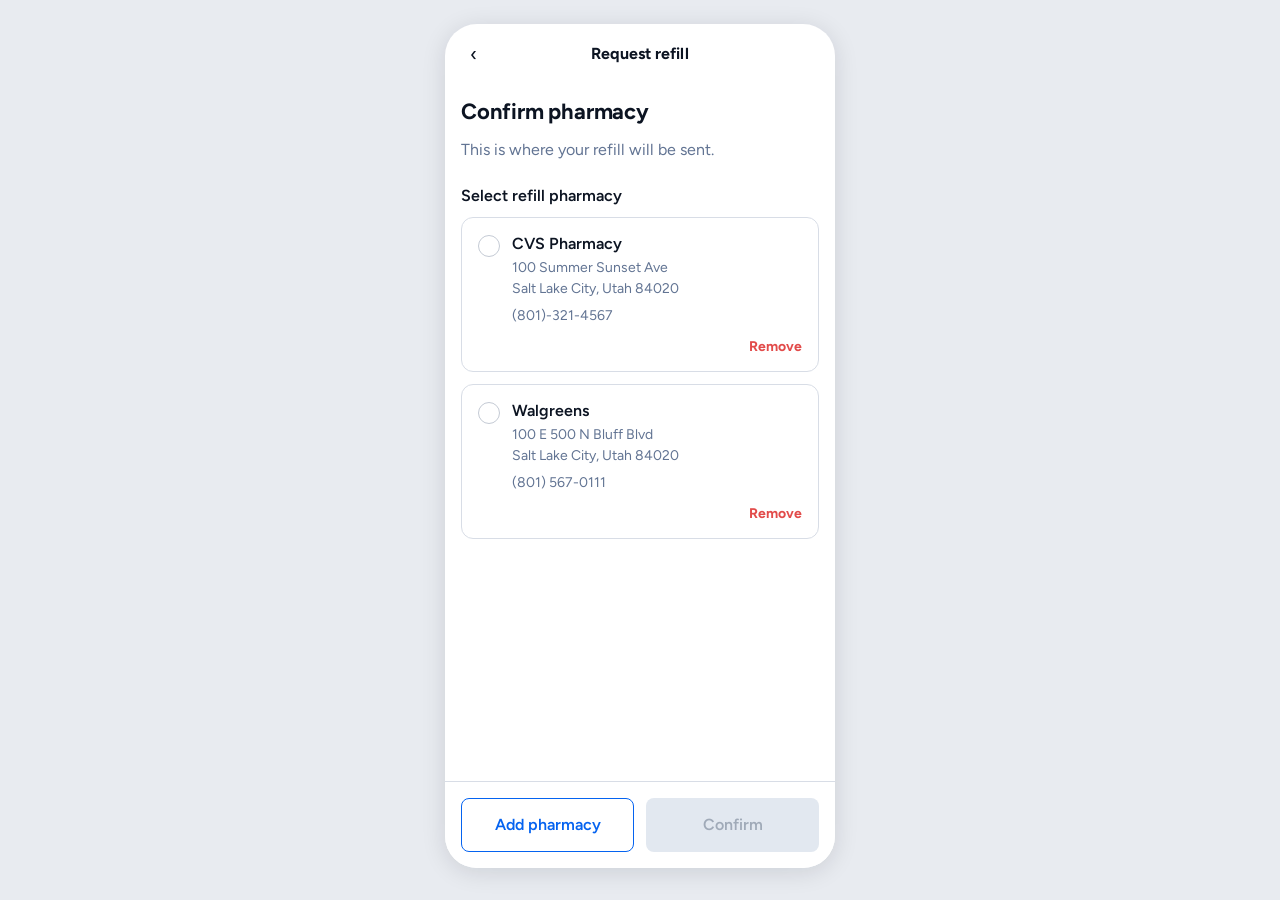
<file: request-pharmacy.html>
<!DOCTYPE html>
<html lang="en">
<head>
<meta charset="UTF-8">
<meta name="viewport" content="width=device-width, initial-scale=1.0">
<title>Request refill &ndash; Confirm pharmacy</title>
<link rel="preconnect" href="https://fonts.googleapis.com">
<link href="https://fonts.googleapis.com/css2?family=Figtree:wght@400;600;700&family=Neuton:wght@400&display=swap" rel="stylesheet">
<link rel="stylesheet" href="style.css">
</head>
<body>
<div class="screen">
  <div class="nav-bar">
    <a class="nav-back" href="index.html" aria-label="Back">&#8249;</a>
    <span class="nav-title">Request refill</span>
  </div>

  <div class="content">
    <h1 class="page-title" style="font-size:22px; font-family:var(--font-body); font-weight:var(--font-weight-bold);">Confirm pharmacy</h1>
    <p class="page-subtitle">This is where your refill will be sent.</p>

    <h2 class="section-title">Select refill pharmacy</h2>
    <div class="pharmacy-list" id="pharmacy-list"></div>
  </div>

  <div class="sticky-footer">
    <div class="btn-row">
      <a class="btn btn-secondary" href="add-pharmacy.html">Add pharmacy</a>
      <button class="btn btn-primary is-disabled" id="confirm-btn" type="button">Confirm</button>
    </div>
  </div>
</div>

<script src="state.js"></script>
<script>
  const state = loadState();

  function render() {
    const list = document.getElementById('pharmacy-list');
    list.innerHTML = '';

    state.savedPharmacies.forEach(ph => {
      const selected = state.selectedPharmacyId === ph.id;
      const item = document.createElement('div');
      item.className = 'pharmacy-item' + (selected ? ' is-selected' : '');
      item.innerHTML = `
        <div class="pharmacy-row">
          <span class="radio ${selected ? 'is-selected' : ''}"></span>
          <div style="flex:1">
            <p class="pharmacy-name">${ph.name}</p>
            <p class="pharmacy-address">${ph.address}<br>${ph.city}</p>
            <p class="pharmacy-phone">${ph.phone}</p>
          </div>
        </div>
        <div class="pharmacy-remove">
          <button type="button" data-remove="${ph.id}">Remove</button>
        </div>`;
      item.addEventListener('click', (e) => {
        if (e.target.closest('[data-remove]')) return;
        state.selectedPharmacyId = ph.id;
        saveState(state);
        render();
      });
      item.querySelector('[data-remove]').addEventListener('click', (e) => {
        e.stopPropagation();
        state.savedPharmacies = state.savedPharmacies.filter(p => p.id !== ph.id);
        if (state.selectedPharmacyId === ph.id) state.selectedPharmacyId = null;
        saveState(state);
        render();
      });
      list.appendChild(item);
    });

    const confirmBtn = document.getElementById('confirm-btn');
    if (state.selectedPharmacyId) {
      confirmBtn.classList.remove('is-disabled');
    } else {
      confirmBtn.classList.add('is-disabled');
    }
  }

  document.getElementById('confirm-btn').addEventListener('click', () => {
    if (!state.selectedPharmacyId) return;
    state.requestedPharmacy = findPharmacy(state, state.selectedPharmacyId);
    saveState(state);
    window.location.href = 'confirm-request.html';
  });

  render();
</script>
</body>
</html>
</file>
<file: style.css>
/* ===========================================================
   Manage my refills — prototype styles
   Built on the Substrate (Virta Health) design token set.
   =========================================================== */

:root {
  --font-body: 'Figtree', system-ui, sans-serif;
  /* Confirmed via Figma get_design_context on the real file (Rm557hnysr7s1lHeKH8kCV):
     the display/decorative font is "Neuton" — a real Google Font — not "Neutron". */
  --font-display: 'Neuton', Georgia, 'Times New Roman', serif;

  --font-size-body-medium: 16px;
  --font-size-body-small: 14px;
  --line-height-body-medium: 24px;
  --line-height-body-small: 20px;
  --font-weight-bold: 700;
  --font-weight-semibold: 600;
  --font-weight-regular: 400;

  --space-none: 0px;
  --space-xs: 4px;
  --space-sm: 8px;
  --space-md: 12px;
  --space-lg: 16px;
  --space-xl: 24px;

  --radius-b: 8px;
  --radius-card: 12px;
  --radius-pill: 999px;
  --border-thin: 1px;

  --color-background-primary: #ffffff;
  --color-background-app: #ffffff;
  --color-background-subtle: #f1f6fe;
  --color-border: #d8dde6;
  --color-text-primary: #0c1422;
  --color-text-secondary: #627493;
  --color-text-muted: #8a94a6;

  --color-primary: #0563f0;
  --color-primary-hover: #044fc4;
  --color-primary-tint: #ccdefa;

  --color-info: #0563f0;
  --color-success: #1D9E75;
  --color-success-tint: #e8f7f0;
  --color-warning: #BA7517;
  --color-error: #E24B4A;

  --elevation-1: 0px 4px 24px 0px rgba(12, 20, 34, 0.12);
}

* { box-sizing: border-box; }

html, body {
  margin: 0;
  padding: 0;
  background: #e8ebf0;
  font-family: var(--font-body);
  color: var(--color-text-primary);
  -webkit-font-smoothing: antialiased;
}

/* ---------- Phone frame ----------
   Fixed 390x844 canvas (iPhone 14/13/12 ratio) so every screen renders at
   the exact same size regardless of the browser window or device it's
   viewed in. Content scrolls inside the frame; the frame itself doesn't
   resize. */
body {
  display: flex;
  justify-content: center;
  align-items: flex-start;
  min-height: 100vh;
  padding: 24px 0;
}

.screen {
  width: 390px;
  height: 844px;
  flex: none;
  margin: 0 auto;
  background: var(--color-background-primary);
  display: flex;
  flex-direction: column;
  position: relative;
  border-radius: 32px;
  box-shadow: var(--elevation-1);
  overflow: hidden;
}

/* ---------- Nav bar ---------- */
.nav-bar {
  display: flex;
  align-items: center;
  padding: 18px var(--space-lg) 12px;
  position: relative;
  flex-shrink: 0;
}
.nav-back {
  width: 40px;
  height: 40px;
  margin: -8px 0 -8px -8px;
  display: flex;
  align-items: center;
  justify-content: center;
  color: var(--color-text-primary);
  text-decoration: none;
  font-size: 20px;
  border-radius: 50%;
}
.nav-back:hover { background: var(--color-background-subtle); }
.nav-title {
  position: absolute;
  left: 0;
  right: 0;
  text-align: center;
  pointer-events: none;
  font-family: var(--font-body);
  font-size: 16px;
  line-height: 20px;
  font-weight: var(--font-weight-bold);
  letter-spacing: 0.1px;
}

/* ---------- Content ---------- */
.content {
  flex: 1;
  min-height: 0;
  padding: 0 var(--space-lg) var(--space-xl);
  overflow-y: auto;
}

h1.page-title {
  font-family: var(--font-display);
  font-size: 28px;
  line-height: 36px;
  font-weight: var(--font-weight-regular);
  margin: var(--space-lg) 0 var(--space-sm);
  letter-spacing: -0.2px;
}
p.page-subtitle {
  font-size: var(--font-size-body-medium);
  line-height: var(--line-height-body-medium);
  color: var(--color-text-secondary);
  margin: 0 0 var(--space-xl);
}
h2.section-title {
  font-size: var(--font-size-body-medium);
  font-weight: var(--font-weight-semibold);
  margin: 0 0 var(--space-md);
}

/* ---------- Illustration banner ---------- */
.illustration {
  width: 100%;
  border-radius: var(--radius-card);
  display: block;
  margin-top: var(--space-sm);
}

/* ---------- Cards ---------- */
.card {
  border: var(--border-thin) solid var(--color-border);
  border-radius: var(--radius-card);
  padding: var(--space-lg);
  margin-bottom: var(--space-lg);
}

.rx-card .rx-row {
  display: flex;
  gap: var(--space-md);
  align-items: flex-start;
}
.rx-icon {
  width: 64px;
  height: 64px;
  border-radius: var(--radius-card);
  flex-shrink: 0;
  overflow: hidden;
}
.rx-icon img { width: 100%; height: 100%; display: block; object-fit: contain; }
.rx-status {
  font-size: var(--font-size-body-small);
  color: var(--color-text-secondary);
  margin: 0 0 2px;
}
.rx-status.status-review { color: var(--color-warning); font-weight: var(--font-weight-bold); }
.rx-name {
  font-family: var(--font-body);
  font-size: 20px;
  line-height: 28px;
  font-weight: var(--font-weight-semibold);
  margin: 0 0 2px;
}
.rx-detail {
  font-size: var(--font-size-body-small);
  color: var(--color-text-secondary);
  margin: 0;
}
.rx-divider {
  border: none;
  border-top: 1px solid var(--color-border);
  margin: var(--space-md) 0;
}
.rx-meta-label {
  font-size: var(--font-size-body-small);
  color: var(--color-text-secondary);
  margin: 0 0 2px;
}
.rx-meta-value {
  font-size: var(--font-size-body-small);
  font-weight: var(--font-weight-bold);
  color: var(--color-text-primary);
  margin: 0;
}
.rx-meta-value.is-link { color: var(--color-primary); }
.rx-pharmacy-block { margin-top: var(--space-md); }
.rx-pharmacy-block address {
  font-style: normal;
  font-size: var(--font-size-body-small);
  color: var(--color-text-secondary);
  line-height: 1.5;
}

/* ---------- Requirement tiles ---------- */
.req-title {
  font-weight: var(--font-weight-semibold);
  margin: 0 0 var(--space-sm);
}
.req-copy {
  font-size: var(--font-size-body-small);
  color: var(--color-text-secondary);
  margin: 0 0 var(--space-lg);
}
.req-copy.is-complete { color: var(--color-text-primary); }
.req-grid {
  display: flex;
  gap: var(--space-md);
  margin-bottom: var(--space-lg);
}
.req-tile {
  flex: 1;
  border: var(--border-thin) solid var(--color-border);
  border-radius: var(--radius-card);
  padding: var(--space-lg);
}
.req-tile-top {
  display: flex;
  justify-content: space-between;
  align-items: flex-start;
  margin-bottom: 28px;
}
.req-tile-top span { font-weight: var(--font-weight-semibold); font-size: var(--font-size-body-small); line-height: 1.35; }
.req-badge {
  width: 22px; height: 22px; border-radius: 50%;
  background: var(--color-primary);
  color: #fff;
  display: flex; align-items: center; justify-content: center;
  font-size: 14px; flex-shrink: 0;
}
.req-progress {
  display: flex;
  align-items: center;
  justify-content: space-between;
}
.req-count { font-size: var(--font-size-body-small); color: var(--color-text-secondary); }
.req-ring {
  width: 34px; height: 34px; border-radius: 50%;
  display: flex; align-items: center; justify-content: center;
  font-size: 15px;
}
.req-ring img { width: 16px; height: 16px; display: block; }
.req-ring.gold { background: #fdf3d9; border: 2px solid #e8b33d; }
.req-ring.orange { background: #fde8d9; border: 2px solid #e07a2f; }

.info-box {
  background: var(--color-background-subtle);
  border-radius: var(--radius-card);
  padding: var(--space-lg);
  margin-bottom: var(--space-xl);
}
.info-box strong { display: block; margin-bottom: 4px; font-size: var(--font-size-body-medium); }
.info-box p { margin: 0; font-size: var(--font-size-body-small); color: var(--color-text-secondary); }

/* ---------- Buttons ---------- */
.btn {
  display: inline-flex;
  align-items: center;
  justify-content: center;
  width: 100%;
  padding: 14px 24px;
  font-family: var(--font-body);
  font-size: 18px;
  line-height: 28px;
  font-weight: var(--font-weight-semibold);
  border-radius: var(--radius-b);
  border: var(--border-thin) solid transparent;
  cursor: pointer;
  text-decoration: none;
  transition: background-color 0.15s ease, color 0.15s ease, opacity 0.15s ease;
}
.btn-primary { background: var(--color-primary); color: #fff; }
.btn-primary:hover:not(:disabled) { background: var(--color-primary-hover); }
.btn-primary:disabled, .btn-primary.is-disabled {
  background: #e2e8f0; color: #a0aab8; cursor: not-allowed;
  pointer-events: none;
}
.btn-secondary { background: #fff; color: var(--color-primary); border-color: var(--color-primary); }
.btn-secondary:hover { background: var(--color-primary-tint); }
.btn-row { display: flex; gap: var(--space-md); }
.btn-row .btn { flex: 1; padding-left: var(--space-md); padding-right: var(--space-md); font-size: var(--font-size-body-medium); line-height: var(--line-height-body-medium); white-space: nowrap; }

.sticky-footer {
  padding: var(--space-lg);
  border-top: 1px solid var(--color-border);
  flex-shrink: 0;
  background: #fff;
}

/* ---------- Pharmacy list items ---------- */
.pharmacy-list { display: flex; flex-direction: column; gap: var(--space-md); }
.pharmacy-item {
  display: block;
  width: 100%;
  text-align: left;
  border: 1.5px solid var(--color-border);
  border-radius: var(--radius-card);
  padding: var(--space-lg);
  background: #fff;
  cursor: pointer;
  font-family: var(--font-body);
}
.pharmacy-item.is-selected { border-color: var(--color-primary); }
.pharmacy-row { display: flex; gap: var(--space-md); align-items: flex-start; }
.radio {
  width: 22px; height: 22px; border-radius: 50%;
  border: 1.5px solid #c4cad4;
  flex-shrink: 0; margin-top: 1px;
  display: flex; align-items: center; justify-content: center;
}
.radio.is-selected { border-color: var(--color-primary); }
.radio.is-selected::after {
  content: ''; width: 11px; height: 11px; border-radius: 50%; background: var(--color-primary);
}
.pharmacy-name { font-weight: var(--font-weight-semibold); font-size: var(--font-size-body-medium); margin: 0 0 4px; }
.pharmacy-address { font-size: var(--font-size-body-small); color: var(--color-text-secondary); margin: 0; line-height: 1.5; }
.pharmacy-phone { font-size: var(--font-size-body-small); color: var(--color-text-secondary); margin: var(--space-sm) 0 0; }
.pharmacy-remove {
  margin-top: var(--space-md);
  text-align: right;
}
.pharmacy-remove button {
  background: none; border: none; color: var(--color-error);
  font-size: var(--font-size-body-small); font-weight: var(--font-weight-bold);
  cursor: pointer; padding: 0; font-family: var(--font-body);
}

/* ---------- Search ---------- */
.search-box {
  display: flex;
  align-items: center;
  border: 1.5px solid var(--color-primary);
  border-radius: var(--radius-b);
  padding: 4px 4px 4px var(--space-md);
  margin-bottom: var(--space-lg);
}
.search-box input {
  flex: 1;
  border: none;
  outline: none;
  font-family: var(--font-body);
  font-size: var(--font-size-body-medium);
  padding: 10px 0;
  background: transparent;
  color: var(--color-text-primary);
}
.search-box input::placeholder { color: var(--color-text-muted); }
.search-submit {
  width: 36px; height: 36px; border-radius: 50%;
  background: var(--color-primary); border: none;
  display: flex; align-items: center; justify-content: center;
  cursor: pointer; flex-shrink: 0;
}
.search-submit img { width: 18px; height: 18px; filter: brightness(0) invert(1); }

.chip-row { display: flex; gap: var(--space-sm); margin-bottom: var(--space-xl); flex-wrap: wrap; }
.chip {
  border: 1.5px solid var(--color-border);
  border-radius: var(--radius-pill);
  padding: 8px 18px;
  font-size: var(--font-size-body-small);
  font-weight: var(--font-weight-semibold);
  background: #fff;
  color: var(--color-text-primary);
  cursor: pointer;
  font-family: var(--font-body);
}
.chip.is-active { background: var(--color-primary); border-color: var(--color-primary); color: #fff; }

.results-heading {
  font-size: var(--font-size-body-small);
  font-weight: var(--font-weight-semibold);
  color: var(--color-text-secondary);
  margin: 0 0 var(--space-md);
}
.results-heading.section-gap { margin-top: var(--space-xl); }

.search-empty {
  text-align: center;
  padding: 60px var(--space-lg) 0;
  color: var(--color-text-muted);
  font-size: var(--font-size-body-small);
}

.manual-add {
  text-align: center;
  padding: var(--space-xl) 0 var(--space-md);
  border-top: 1px solid var(--color-border);
  margin-top: var(--space-lg);
}
.manual-add p { font-size: var(--font-size-body-small); color: var(--color-text-secondary); margin: 0 0 6px; }
.manual-add a {
  color: var(--color-primary); font-weight: var(--font-weight-bold);
  font-size: var(--font-size-body-small); text-decoration: none;
  background: none; border: none; cursor: pointer; font-family: var(--font-body);
}

/* ---------- Manual pharmacy entry form ---------- */
.form-field { margin-bottom: var(--space-xl); }
.form-label {
  display: block;
  font-size: var(--font-size-body-medium);
  font-weight: var(--font-weight-semibold);
  margin-bottom: var(--space-sm);
}
.form-input {
  width: 100%;
  padding: 12px 14px;
  font-family: var(--font-body);
  font-size: var(--font-size-body-medium);
  color: var(--color-text-primary);
  border: 1.5px solid var(--color-border);
  border-radius: var(--radius-b);
  background: #fff;
  box-sizing: border-box;
}
.form-input::placeholder { color: var(--color-text-muted); }
.form-input:focus { outline: none; border-color: var(--color-primary); }
.form-select-wrap { position: relative; }
.form-select {
  width: 100%;
  padding: 12px 40px 12px 14px;
  font-family: var(--font-body);
  font-size: var(--font-size-body-medium);
  color: var(--color-text-primary);
  border: 1.5px solid var(--color-border);
  border-radius: var(--radius-b);
  background: #fff;
  box-sizing: border-box;
  appearance: none;
  -webkit-appearance: none;
}
.form-select:focus { outline: none; border-color: var(--color-primary); }
.form-select-wrap::after {
  content: '';
  position: absolute;
  right: 16px; top: 50%;
  width: 9px; height: 9px;
  border-right: 1.5px solid var(--color-text-secondary);
  border-bottom: 1.5px solid var(--color-text-secondary);
  transform: translateY(-65%) rotate(45deg);
  pointer-events: none;
}
.form-checkbox-row {
  display: flex;
  align-items: center;
  gap: var(--space-md);
  border: 1.5px solid var(--color-border);
  border-radius: var(--radius-card);
  padding: var(--space-lg);
  margin-bottom: var(--space-lg);
}
.form-checkbox-row input[type="checkbox"] {
  width: 20px; height: 20px; flex-shrink: 0;
  accent-color: var(--color-primary);
  cursor: pointer;
}
.form-checkbox-row label { font-size: var(--font-size-body-medium); cursor: pointer; }

/* ---------- Numbered steps (confirm request) ---------- */
.step-list { display: flex; flex-direction: column; gap: var(--space-lg); margin-bottom: var(--space-xl); }
.step-item { display: flex; align-items: flex-start; gap: var(--space-md); }
.step-badge {
  width: 26px; height: 26px; border-radius: 50%;
  background: #fdf3d9; color: #8a5c10;
  display: flex; align-items: center; justify-content: center;
  font-size: 13px; font-weight: var(--font-weight-bold); flex-shrink: 0;
}
.step-copy { font-size: var(--font-size-body-medium); line-height: var(--line-height-body-medium); margin: 0; }
.step-copy strong { font-weight: var(--font-weight-bold); }

.spacer { flex: 1; }

/* ---------- Notification banner ---------- */
.notification {
  display: flex; align-items: flex-start; gap: 8px;
  background: #ffffff; border: 1px solid var(--color-border);
  border-radius: 8px; padding: 12px 16px;
  box-shadow: var(--elevation-1);
  margin: var(--space-lg) var(--space-lg) 0;
}
.notification__icon {
  width: 24px; height: 24px; border-radius: 50%; flex-shrink: 0;
  display: flex; align-items: center; justify-content: center;
  font-size: 13px; color: #fff; margin-top: 2px;
  background: var(--color-success);
}
.notification__body { flex: 1; }
.notification__title { font-size: 16px; font-weight: 700; line-height: 24px; color: #0c1422; margin: 0; }
.notification__desc  { font-size: 14px; font-weight: 400; line-height: 20px; color: #4a5568; margin: 2px 0 0; }
.notification__close {
  background: none; border: none; cursor: pointer;
  color: #4a5568; width: 24px; height: 24px;
  display: flex; align-items: center; justify-content: center;
  border-radius: 4px; flex-shrink: 0; font-size: 14px;
}
.notification__close:hover { background: #f1f5f9; }

.beta-tag {
  display: inline-block;
  background: var(--color-primary-tint);
  color: var(--color-primary);
  font-size: 12px;
  font-weight: var(--font-weight-bold);
  padding: 3px 10px;
  border-radius: var(--radius-pill);
  margin-left: 8px;
  vertical-align: middle;
}

.proto-reset {
  text-align: center;
  padding: var(--space-lg) 0 0;
}
.proto-reset button {
  background: none; border: none; color: var(--color-text-muted);
  font-size: 12px; text-decoration: underline; cursor: pointer; font-family: var(--font-body);
}

/* ===========================================================
   Typography note: the decorative/display font is Neuton, a
   real Google Font (confirmed via Figma get_design_context on
   the source file). It's loaded directly via the <link> tag in
   each HTML file's <head> — no self-hosting needed.
   =========================================================== */
</file>
